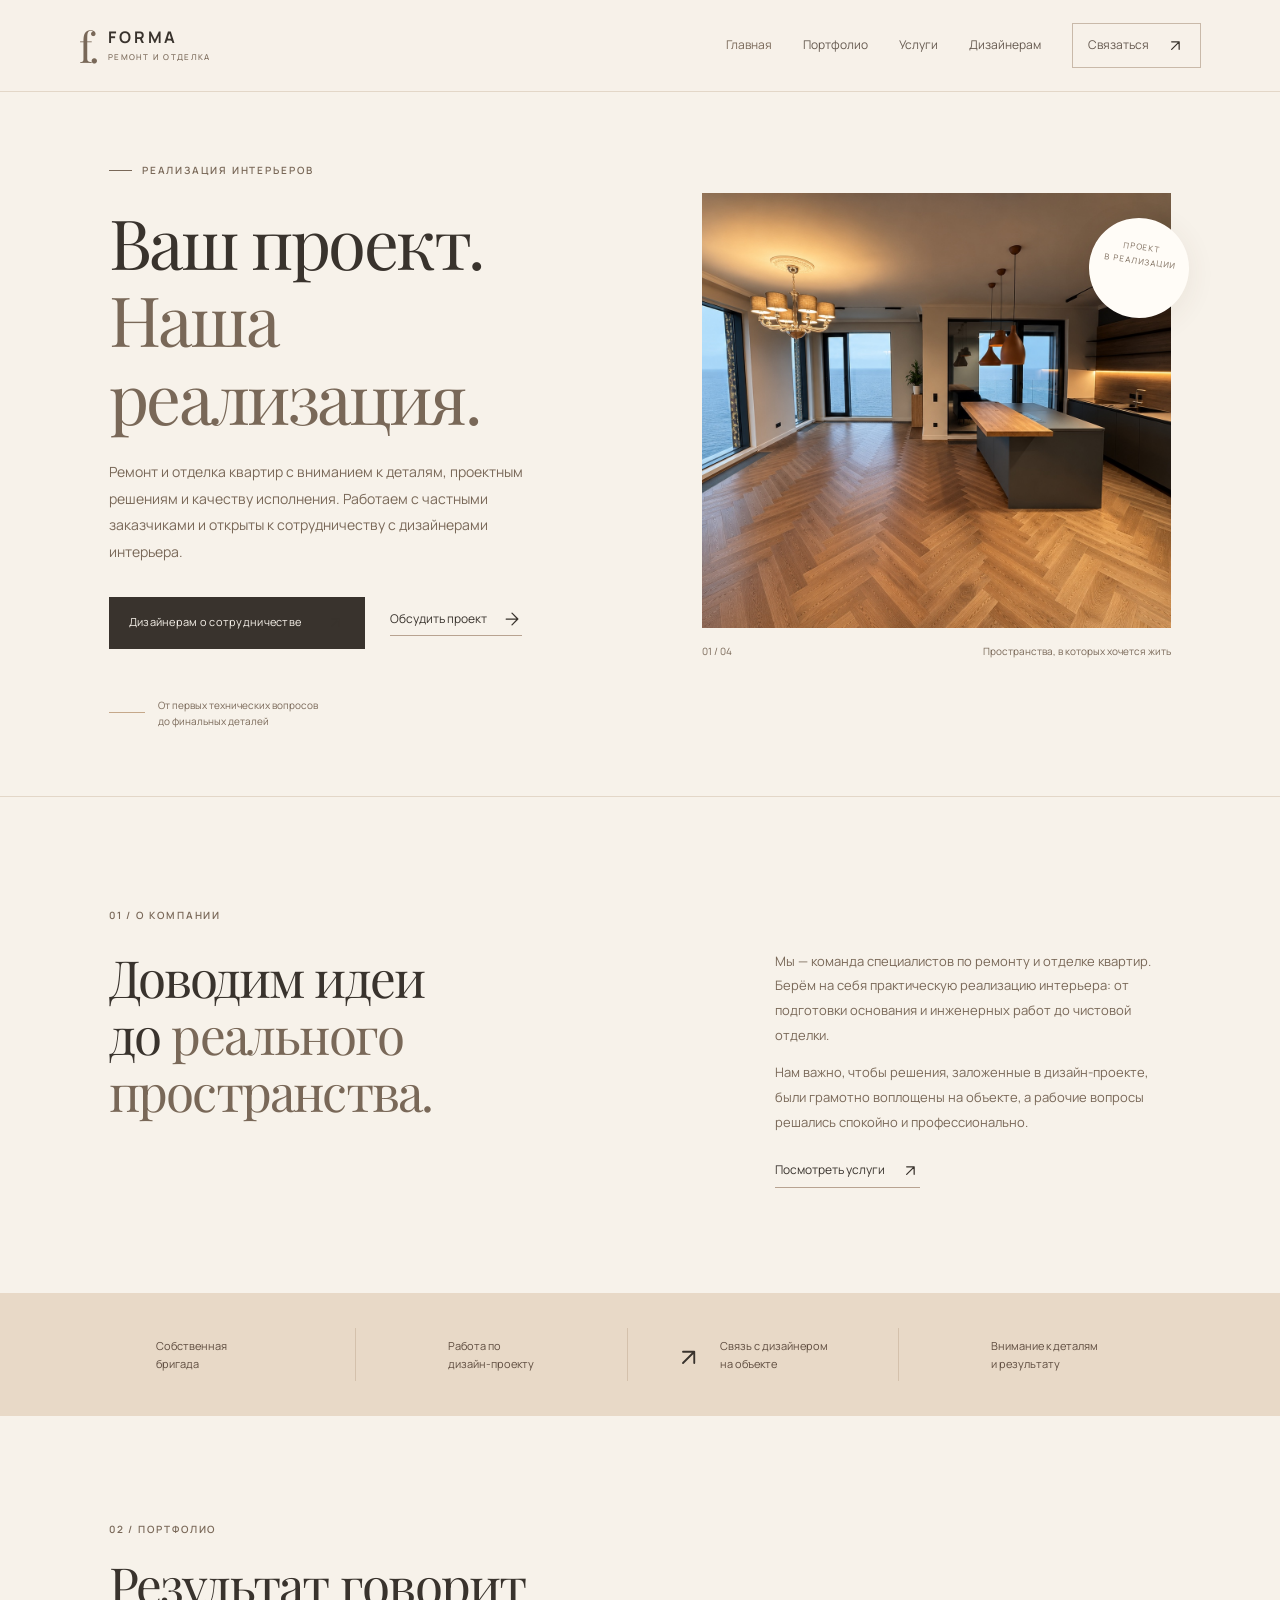
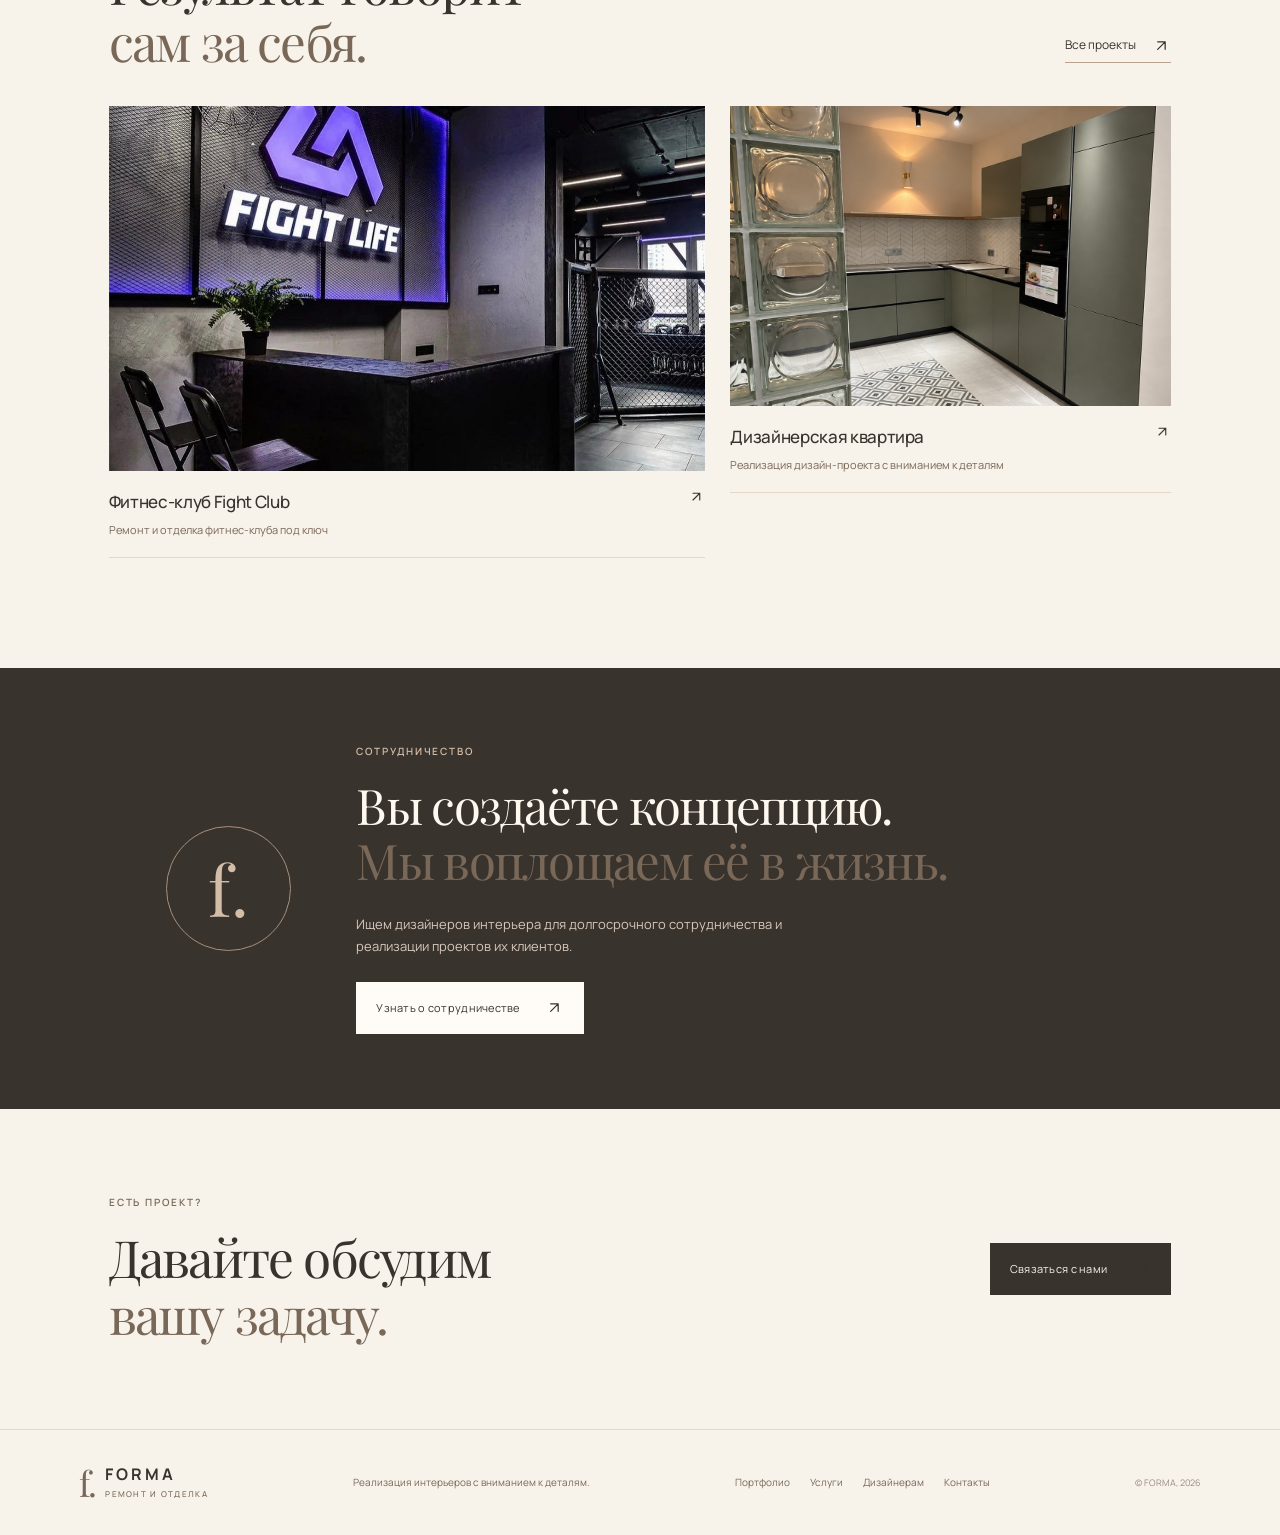
<file: index.html>
<!doctype html>
<html lang="ru">
<head><meta charset="utf-8"><meta name="viewport" content="width=device-width, initial-scale=1"><meta name="description" content="Ремонт и отделка квартир по дизайн-проектам. Надёжный подрядчик для дизайнеров интерьера."><title>Forma — ремонт и реализация интерьеров</title><link rel="stylesheet" href="styles.css"></head>
<body>
<svg xmlns="http://www.w3.org/2000/svg" style="position:absolute;width:0;height:0;overflow:hidden" aria-hidden="true">
<symbol id="icon-menu" viewBox="0 0 24 24"><path d="M4 7h16M4 12h16M4 17h16"/></symbol>
<symbol id="icon-arrow" viewBox="0 0 24 24"><path d="M5 12h13M12 5l7 7-7 7"/></symbol>
<symbol id="icon-external" viewBox="0 0 24 24"><path d="M8 16 17 7M8 7h9v9"/></symbol></svg><header class="site-header"><a class="logo" href="index.html"><span class="logo-mark">f.</span><span>FORMA<small>РЕМОНТ И ОТДЕЛКА</small></span></a><button class="menu-toggle" aria-label="Открыть меню" aria-expanded="false"><svg class="icon-svg" aria-hidden="true"><use href="#icon-menu"></use></svg></button><nav class="nav"><a class="active" href="index.html">Главная</a><a href="portfolio.html">Портфолио</a><a href="services.html">Услуги</a><a href="designers.html">Дизайнерам</a><a class="nav-contact" href="contacts.html">Связаться <span class="icon-inline" aria-hidden="true"><svg class="icon-svg"><use href="#icon-external"></use></svg></span></a></nav></header>
<main><section class="hero"><div class="hero-copy"><p class="eyebrow"><span></span> РЕАЛИЗАЦИЯ ИНТЕРЬЕРОВ</p><h1>Ваш проект.<br><span>Наша реализация.</span></h1><p class="hero-text">Ремонт и отделка квартир с вниманием к деталям, проектным решениям и качеству исполнения. Работаем с частными заказчиками и открыты к сотрудничеству с дизайнерами интерьера.</p><div class="hero-actions"><a class="button button-dark" href="designers.html">Дизайнерам о сотрудничестве <span class="icon-inline" aria-hidden="true"><svg class="icon-svg"><use href="#icon-external"></use></svg></span></a><a class="text-link" href="contacts.html">Обсудить проект <span class="icon-inline" aria-hidden="true"><svg class="icon-svg"><use href="#icon-arrow"></use></svg></span></a></div><div class="hero-note"><span class="note-line"></span><span>От первых технических вопросов<br>до финальных деталей</span></div></div><div class="hero-visual"><div class="visual-image" style="background-image: url('images/project-3/05.jpg'); background-size: cover; background-position: center;"><span class="placeholder-icon"><svg class="icon-svg" aria-hidden="true"><use href="#icon-detail"></use></svg></span><span style="display:none">МЕСТО ДЛЯ ФОТО ИНТЕРЬЕРА</span><small style="display:none">Замените этот блок своим изображением</small></div><div class="visual-caption"><span>01 / 04</span><span>Пространства, в которых хочется жить</span></div><div class="circle-stamp">ПРОЕКТ<br>В РЕАЛИЗАЦИИ <b><svg class="icon-svg" aria-hidden="true"><use href="#icon-detail"></use></svg></b></div></div></section>
<section class="intro section-wrap"><div class="section-kicker">01 / О КОМПАНИИ</div><div class="intro-content"><h2>Доводим идеи<br>до <span>реального пространства.</span></h2><div><p>Мы — команда специалистов по ремонту и отделке квартир. Берём на себя практическую реализацию интерьера: от подготовки основания и инженерных работ до чистовой отделки.</p><p>Нам важно, чтобы решения, заложенные в дизайн-проекте, были грамотно воплощены на объекте, а рабочие вопросы решались спокойно и профессионально.</p><a class="underlined-link" href="services.html">Посмотреть услуги <span class="icon-inline" aria-hidden="true"><svg class="icon-svg"><use href="#icon-external"></use></svg></span></a></div></div></section>
<section class="feature-band"><div><span class="feature-symbol"><svg class="icon-svg" aria-hidden="true"><use href="#icon-tools"></use></svg></span><p>Собственная<br>бригада</p></div><div><span class="feature-symbol"><svg class="icon-svg" aria-hidden="true"><use href="#icon-house"></use></svg></span><p>Работа по<br>дизайн-проекту</p></div><div><span class="feature-symbol"><svg class="icon-svg" aria-hidden="true"><use href="#icon-external"></use></svg></span><p>Связь с дизайнером<br>на объекте</p></div><div><span class="feature-symbol"><svg class="icon-svg" aria-hidden="true"><use href="#icon-detail"></use></svg></span><p>Внимание к деталям<br>и результату</p></div></section>
<section class="preview-section section-wrap"><div class="section-heading"><div><div class="section-kicker">02 / ПОРТФОЛИО</div><h2>Результат говорит<br><span>сам за себя.</span></h2></div><a class="underlined-link" href="portfolio.html">Все проекты <span class="icon-inline" aria-hidden="true"><svg class="icon-svg"><use href="#icon-external"></use></svg></span></a></div><div class="project-grid"><a class="project-card project-large" href="portfolio.html"><div class="project-image" style="background-image: url('images/project-1/02.jpg'); background-size: cover; background-position: center;"><span style="display:none">ПРОЕКТ 01</span><small style="display:none">Добавьте фото готового интерьера</small></div><div class="project-meta"><div><h3>Фитнес-клуб Fight Club</h3><p>Ремонт и отделка фитнес-клуба под ключ</p></div><span class="icon-inline" aria-hidden="true"><svg class="icon-svg"><use href="#icon-external"></use></svg></span></div></a><a class="project-card" href="portfolio.html"><div class="project-image" style="background-image: url('images/project-2/01.jpg'); background-size: cover; background-position: center;"><span style="display:none">ПРОЕКТ 02</span><small style="display:none">Добавьте фото готового интерьера</small></div><div class="project-meta"><div><h3>Дизайнерская квартира</h3><p>Реализация дизайн-проекта с вниманием к деталям</p></div><span class="icon-inline" aria-hidden="true"><svg class="icon-svg"><use href="#icon-external"></use></svg></span></div></a></div></section>
<section class="designer-cta"><div class="cta-orbit">f.</div><div><div class="section-kicker">СОТРУДНИЧЕСТВО</div><h2>Вы создаёте концепцию.<br><span>Мы воплощаем её в жизнь.</span></h2><p>Ищем дизайнеров интерьера для долгосрочного сотрудничества и реализации проектов их клиентов.</p><a class="button button-light" href="designers.html">Узнать о сотрудничестве <span class="icon-inline" aria-hidden="true"><svg class="icon-svg"><use href="#icon-external"></use></svg></span></a></div></section>
<section class="contact-strip section-wrap"><div><div class="section-kicker">ЕСТЬ ПРОЕКТ?</div><h2>Давайте обсудим<br><span>вашу задачу.</span></h2></div><a class="button button-dark" href="contacts.html">Связаться с нами <span class="icon-inline" aria-hidden="true"><svg class="icon-svg"><use href="#icon-external"></use></svg></span></a></section></main>
<footer class="site-footer"><a class="logo logo-footer" href="index.html"><span class="logo-mark">f.</span><span>FORMA<small>РЕМОНТ И ОТДЕЛКА</small></span></a><p>Реализация интерьеров с вниманием к деталям.</p><div class="footer-links"><a href="portfolio.html">Портфолио</a><a href="services.html">Услуги</a><a href="designers.html">Дизайнерам</a><a href="contacts.html">Контакты</a></div><span class="copyright">© FORMA, 2026</span></footer><script src="script.js"></script></body></html>
</file>
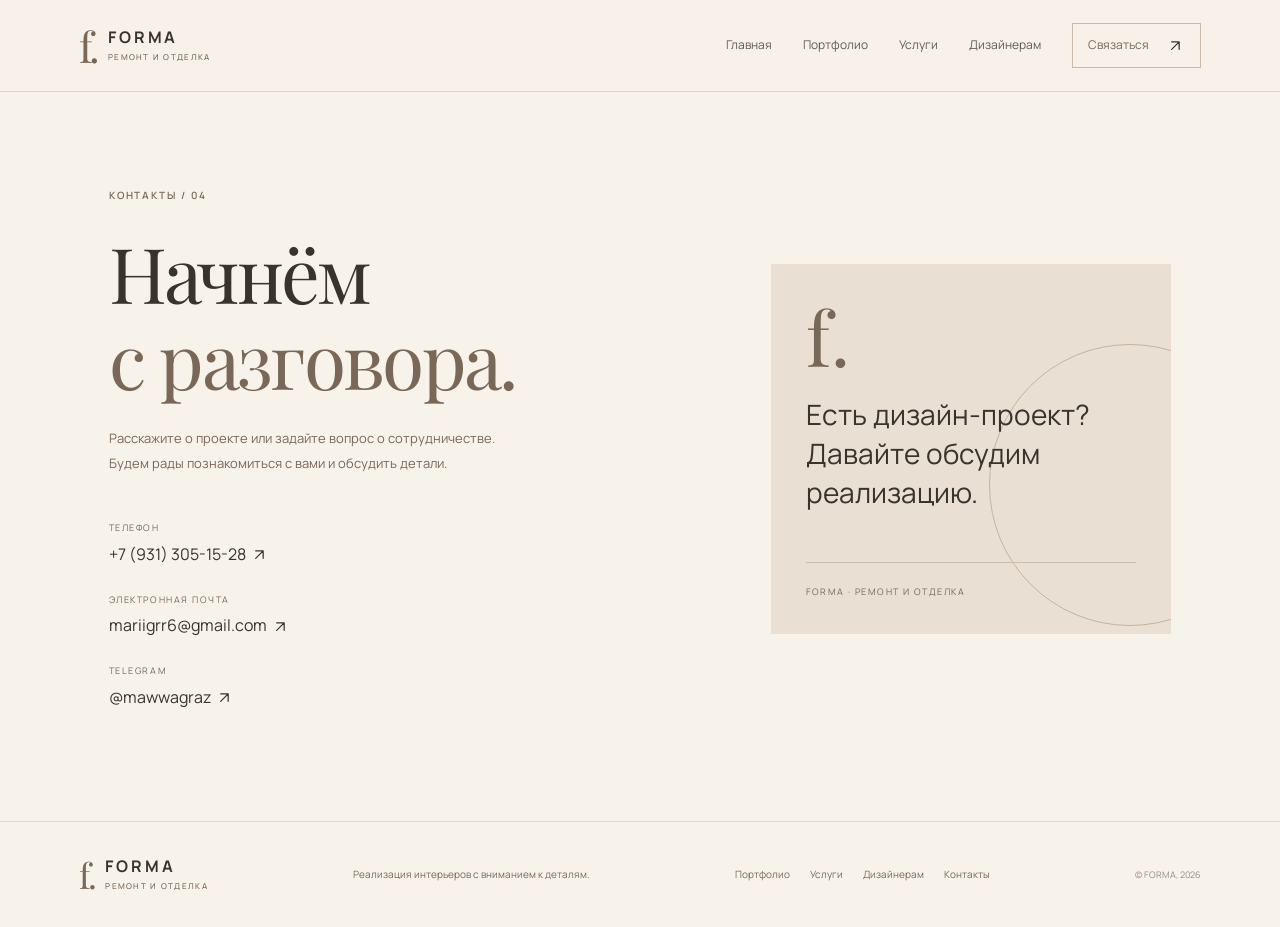
<file: contacts.html>
<!doctype html><html lang="ru"><head><meta charset="utf-8"><meta name="viewport" content="width=device-width, initial-scale=1"><title>Контакты — Forma</title><link rel="stylesheet" href="styles.css"></head><body>
<svg xmlns="http://www.w3.org/2000/svg" style="position:absolute;width:0;height:0;overflow:hidden" aria-hidden="true">
<symbol id="icon-menu" viewBox="0 0 24 24"><path d="M4 7h16M4 12h16M4 17h16"/></symbol>
<symbol id="icon-arrow" viewBox="0 0 24 24"><path d="M5 12h13M12 5l7 7-7 7"/></symbol>
<symbol id="icon-external" viewBox="0 0 24 24"><path d="M8 16 17 7M8 7h9v9"/></symbol></svg><header class="site-header"><a class="logo" href="index.html"><span class="logo-mark">f.</span><span>FORMA<small>РЕМОНТ И ОТДЕЛКА</small></span></a><button class="menu-toggle" aria-label="Открыть меню" aria-expanded="false"><svg class="icon-svg" aria-hidden="true"><use href="#icon-menu"></use></svg></button><nav class="nav"><a href="index.html">Главная</a><a href="portfolio.html">Портфолио</a><a href="services.html">Услуги</a><a href="designers.html">Дизайнерам</a><a class="nav-contact active" href="contacts.html">Связаться <span class="icon-inline" aria-hidden="true"><svg class="icon-svg"><use href="#icon-external"></use></svg></span></a></nav></header><main><section class="contact-page section-wrap"><div class="contact-page-copy"><div class="section-kicker">КОНТАКТЫ / 04</div><h1>Начнём<br><span>с разговора.</span></h1><p>Расскажите о проекте или задайте вопрос о сотрудничестве. Будем рады познакомиться с вами и обсудить детали.</p><div class="contact-details"><a href="tel:+79313051528"><span class="contact-label">ТЕЛЕФОН</span><span class="contact-value">+7 (931) 305-15-28 <svg class="icon-svg" aria-hidden="true"><use href="#icon-external"></use></svg></span></a><a href="mailto:mariigrr6@gmail.com"><span class="contact-label">ЭЛЕКТРОННАЯ ПОЧТА</span><span class="contact-value">mariigrr6@gmail.com <svg class="icon-svg" aria-hidden="true"><use href="#icon-external"></use></svg></span></a><a href="https://t.me/mawwagraz" target="_blank" rel="noopener"><span class="contact-label">TELEGRAM</span><span class="contact-value">@mawwagraz <svg class="icon-svg" aria-hidden="true"><use href="#icon-external"></use></svg></span></a></div></div><div class="contact-card"><span class="contact-card-symbol">f.</span><p>Есть дизайн-проект?<br><span>Давайте обсудим реализацию.</span></p><div class="card-line"></div><span class="contact-card-note">FORMA · РЕМОНТ И ОТДЕЛКА</span></div></section></main><footer class="site-footer"><a class="logo logo-footer" href="index.html"><span class="logo-mark">f.</span><span>FORMA<small>РЕМОНТ И ОТДЕЛКА</small></span></a><p>Реализация интерьеров с вниманием к деталям.</p><div class="footer-links"><a href="portfolio.html">Портфолио</a><a href="services.html">Услуги</a><a href="designers.html">Дизайнерам</a><a href="contacts.html">Контакты</a></div><span class="copyright">© FORMA, 2026</span></footer><script src="script.js"></script></body></html>
</file>
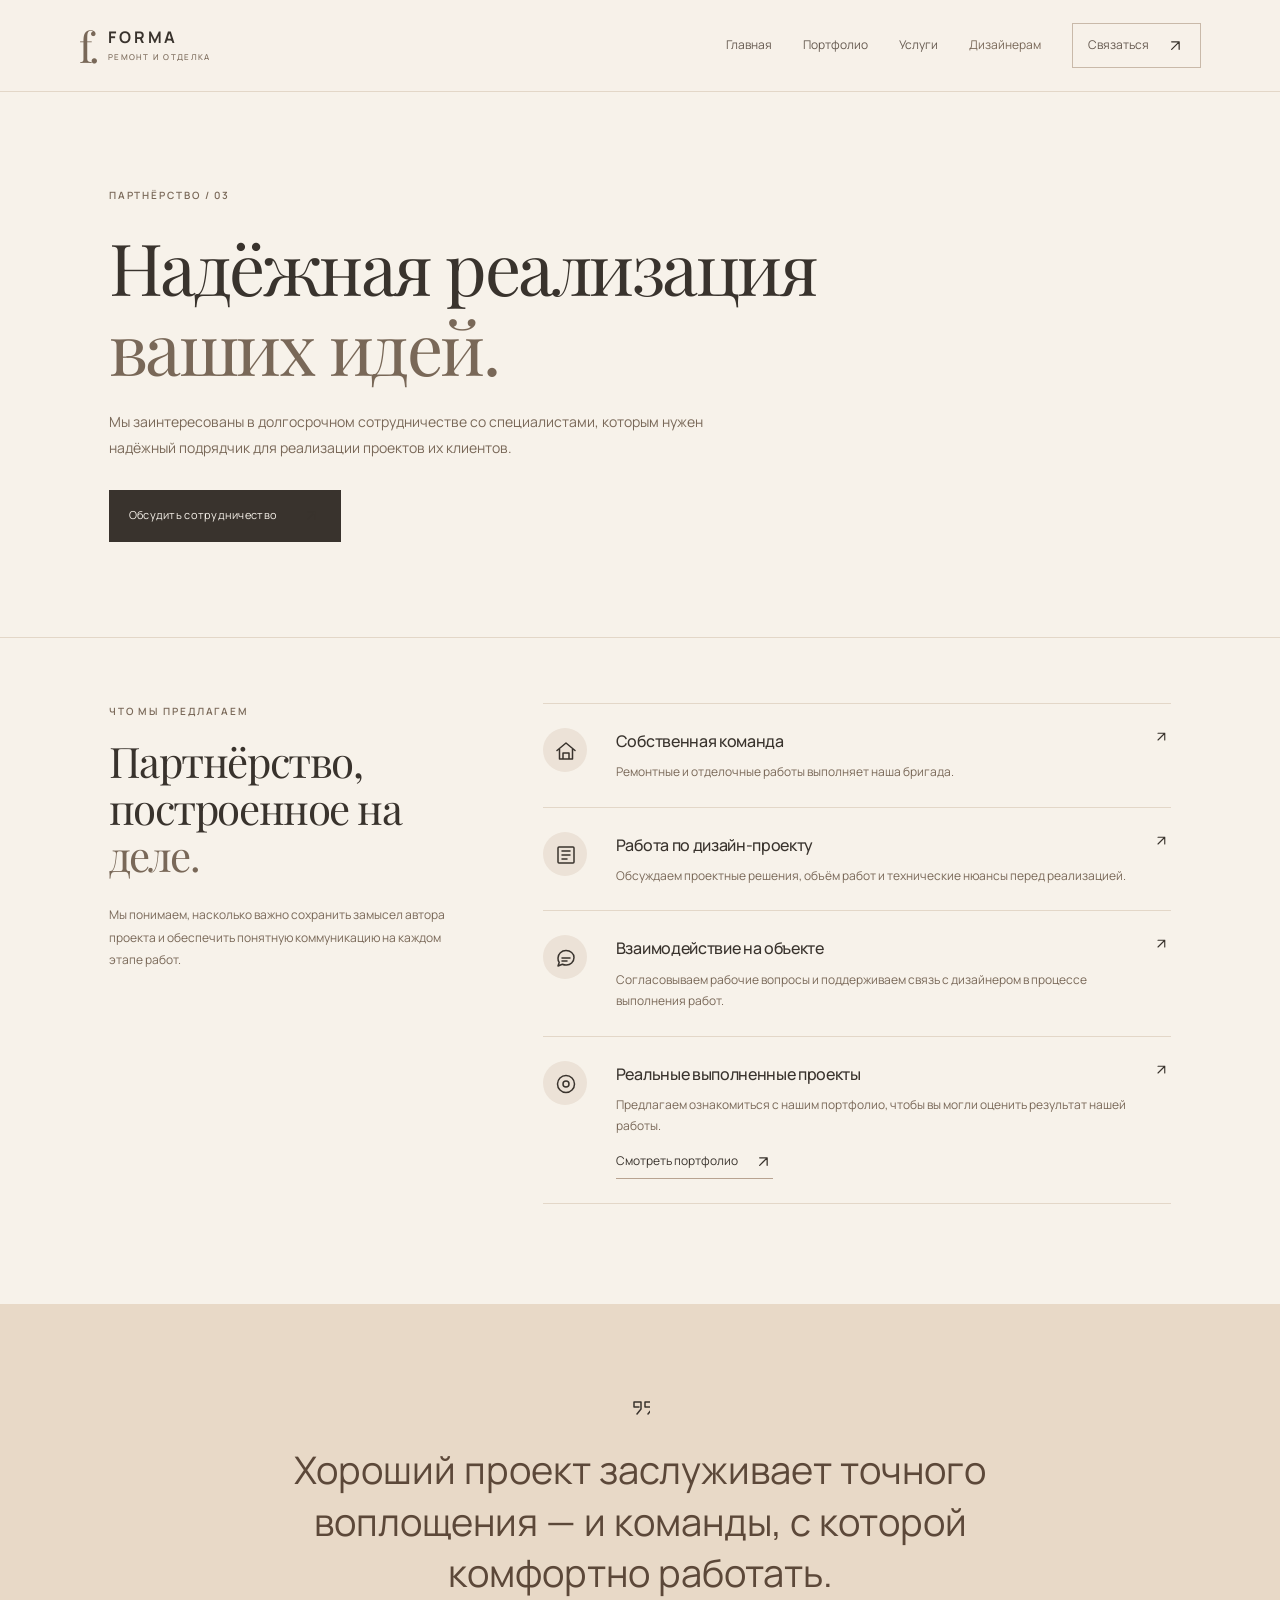
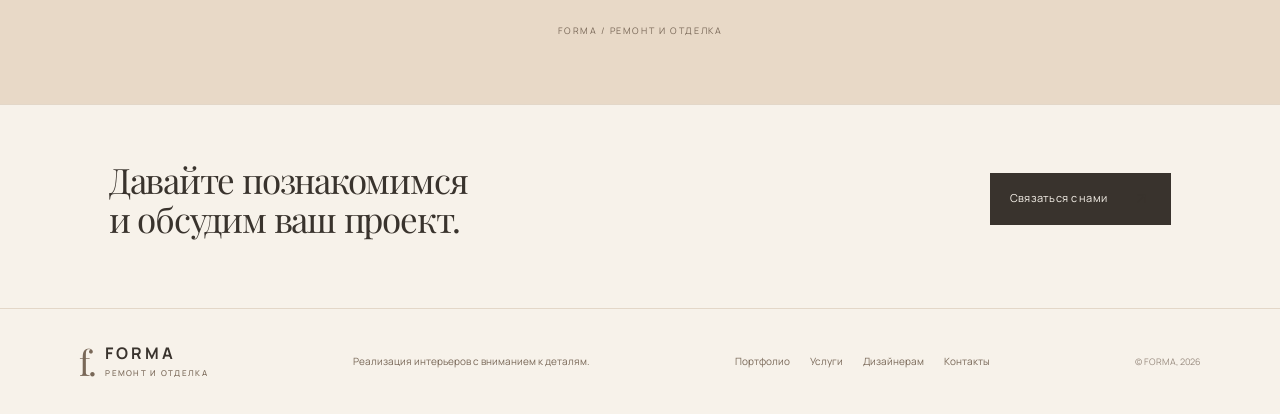
<file: designers.html>
<!doctype html><html lang="ru"><head><meta charset="utf-8"><meta name="viewport" content="width=device-width, initial-scale=1"><title>Дизайнерам — Forma</title><link rel="stylesheet" href="styles.css"></head><body>
<svg xmlns="http://www.w3.org/2000/svg" style="position:absolute;width:0;height:0;overflow:hidden" aria-hidden="true">
<symbol id="icon-menu" viewBox="0 0 24 24"><path d="M4 7h16M4 12h16M4 17h16"/></symbol>
<symbol id="icon-arrow" viewBox="0 0 24 24"><path d="M5 12h13M12 5l7 7-7 7"/></symbol>
<symbol id="icon-external" viewBox="0 0 24 24"><path d="M8 16 17 7M8 7h9v9"/></symbol></svg><header class="site-header"><a class="logo" href="index.html"><span class="logo-mark">f.</span><span>FORMA<small>РЕМОНТ И ОТДЕЛКА</small></span></a><button class="menu-toggle" aria-label="Открыть меню" aria-expanded="false"><svg class="icon-svg" aria-hidden="true"><use href="#icon-menu"></use></svg></button><nav class="nav"><a href="index.html">Главная</a><a href="portfolio.html">Портфолио</a><a href="services.html">Услуги</a><a class="active" href="designers.html">Дизайнерам</a><a class="nav-contact" href="contacts.html">Связаться <span class="icon-inline" aria-hidden="true"><svg class="icon-svg"><use href="#icon-external"></use></svg></span></a></nav></header><main><section class="page-hero designer-page-hero section-wrap"><div class="section-kicker">ПАРТНЁРСТВО / 03</div><h1>Надёжная реализация<br><span>ваших идей.</span></h1><p>Мы заинтересованы в долгосрочном сотрудничестве со специалистами, которым нужен надёжный подрядчик для реализации проектов их клиентов.</p><a class="button button-dark" href="contacts.html">Обсудить сотрудничество <span class="icon-inline" aria-hidden="true"><svg class="icon-svg"><use href="#icon-external"></use></svg></span></a></section><section class="partner-section section-wrap"><div class="partner-intro"><div class="section-kicker">ЧТО МЫ ПРЕДЛАГАЕМ</div><h2>Партнёрство,<br>построенное на <span>деле.</span></h2><p>Мы понимаем, насколько важно сохранить замысел автора проекта и обеспечить понятную коммуникацию на каждом этапе работ.</p></div><div class="partner-list"><article class="partner-item"><div class="partner-icon"><svg class="icon-svg" aria-hidden="true"><path d="M3 11.5 12 4l9 7.5M5.5 10v10h13V10M9 20v-6h6v6"/></svg></div><div><h3>Собственная команда</h3><p>Ремонтные и отделочные работы выполняет наша бригада.</p></div><span class="icon-inline" aria-hidden="true"><svg class="icon-svg"><use href="#icon-external"></use></svg></span></article><article class="partner-item"><div class="partner-icon"><svg class="icon-svg" aria-hidden="true"><rect x="4" y="4" width="16" height="16" rx="1"/><path d="M8 8h8M8 12h8M8 16h5"/></svg></div><div><h3>Работа по дизайн-проекту</h3><p>Обсуждаем проектные решения, объём работ и технические нюансы перед реализацией.</p></div><span class="icon-inline" aria-hidden="true"><svg class="icon-svg"><use href="#icon-external"></use></svg></span></article><article class="partner-item"><div class="partner-icon"><svg class="icon-svg" aria-hidden="true"><path d="M20 11.5a7.5 7.5 0 0 1-8 7.5 8.8 8.8 0 0 1-3.6-.8L4 20l1.2-3.6A7 7 0 0 1 4 12c0-4.1 3.6-7.5 8-7.5s8 3.1 8 7z"/><path d="M8 12h8M8 15h5"/></svg></div><div><h3>Взаимодействие на объекте</h3><p>Согласовываем рабочие вопросы и поддерживаем связь с дизайнером в процессе выполнения работ.</p></div><span class="icon-inline" aria-hidden="true"><svg class="icon-svg"><use href="#icon-external"></use></svg></span></article><article class="partner-item"><div class="partner-icon"><svg class="icon-svg" aria-hidden="true"><circle cx="12" cy="12" r="8.5"/><circle cx="12" cy="12" r="3"/></svg></div><div><h3>Реальные выполненные проекты</h3><p>Предлагаем ознакомиться с нашим портфолио, чтобы вы могли оценить результат нашей работы.</p><a class="underlined-link" href="portfolio.html">Смотреть портфолио <span class="icon-inline" aria-hidden="true"><svg class="icon-svg"><use href="#icon-external"></use></svg></span></a></div><span class="icon-inline" aria-hidden="true"><svg class="icon-svg"><use href="#icon-external"></use></svg></span></article></div></section><section class="partner-quote"><span class="quote-icon"><svg class="icon-svg" aria-hidden="true"><path d="M9 11H4V6h7v7l-4 5M20 11h-5V6h7v7l-4 5"/></svg></span><blockquote>Хороший проект заслуживает точного воплощения — и команды, с которой комфортно работать.</blockquote><p>FORMA / РЕМОНТ И ОТДЕЛКА</p></section><section class="bottom-cta section-wrap"><h2>Давайте познакомимся<br>и обсудим ваш проект.</h2><a class="button button-dark" href="contacts.html">Связаться с нами <span class="icon-inline" aria-hidden="true"><svg class="icon-svg"><use href="#icon-external"></use></svg></span></a></section></main><footer class="site-footer"><a class="logo logo-footer" href="index.html"><span class="logo-mark">f.</span><span>FORMA<small>РЕМОНТ И ОТДЕЛКА</small></span></a><p>Реализация интерьеров с вниманием к деталям.</p><div class="footer-links"><a href="portfolio.html">Портфолио</a><a href="services.html">Услуги</a><a href="designers.html">Дизайнерам</a><a href="contacts.html">Контакты</a></div><span class="copyright">© FORMA, 2026</span></footer><script src="script.js"></script></body></html>
</file>
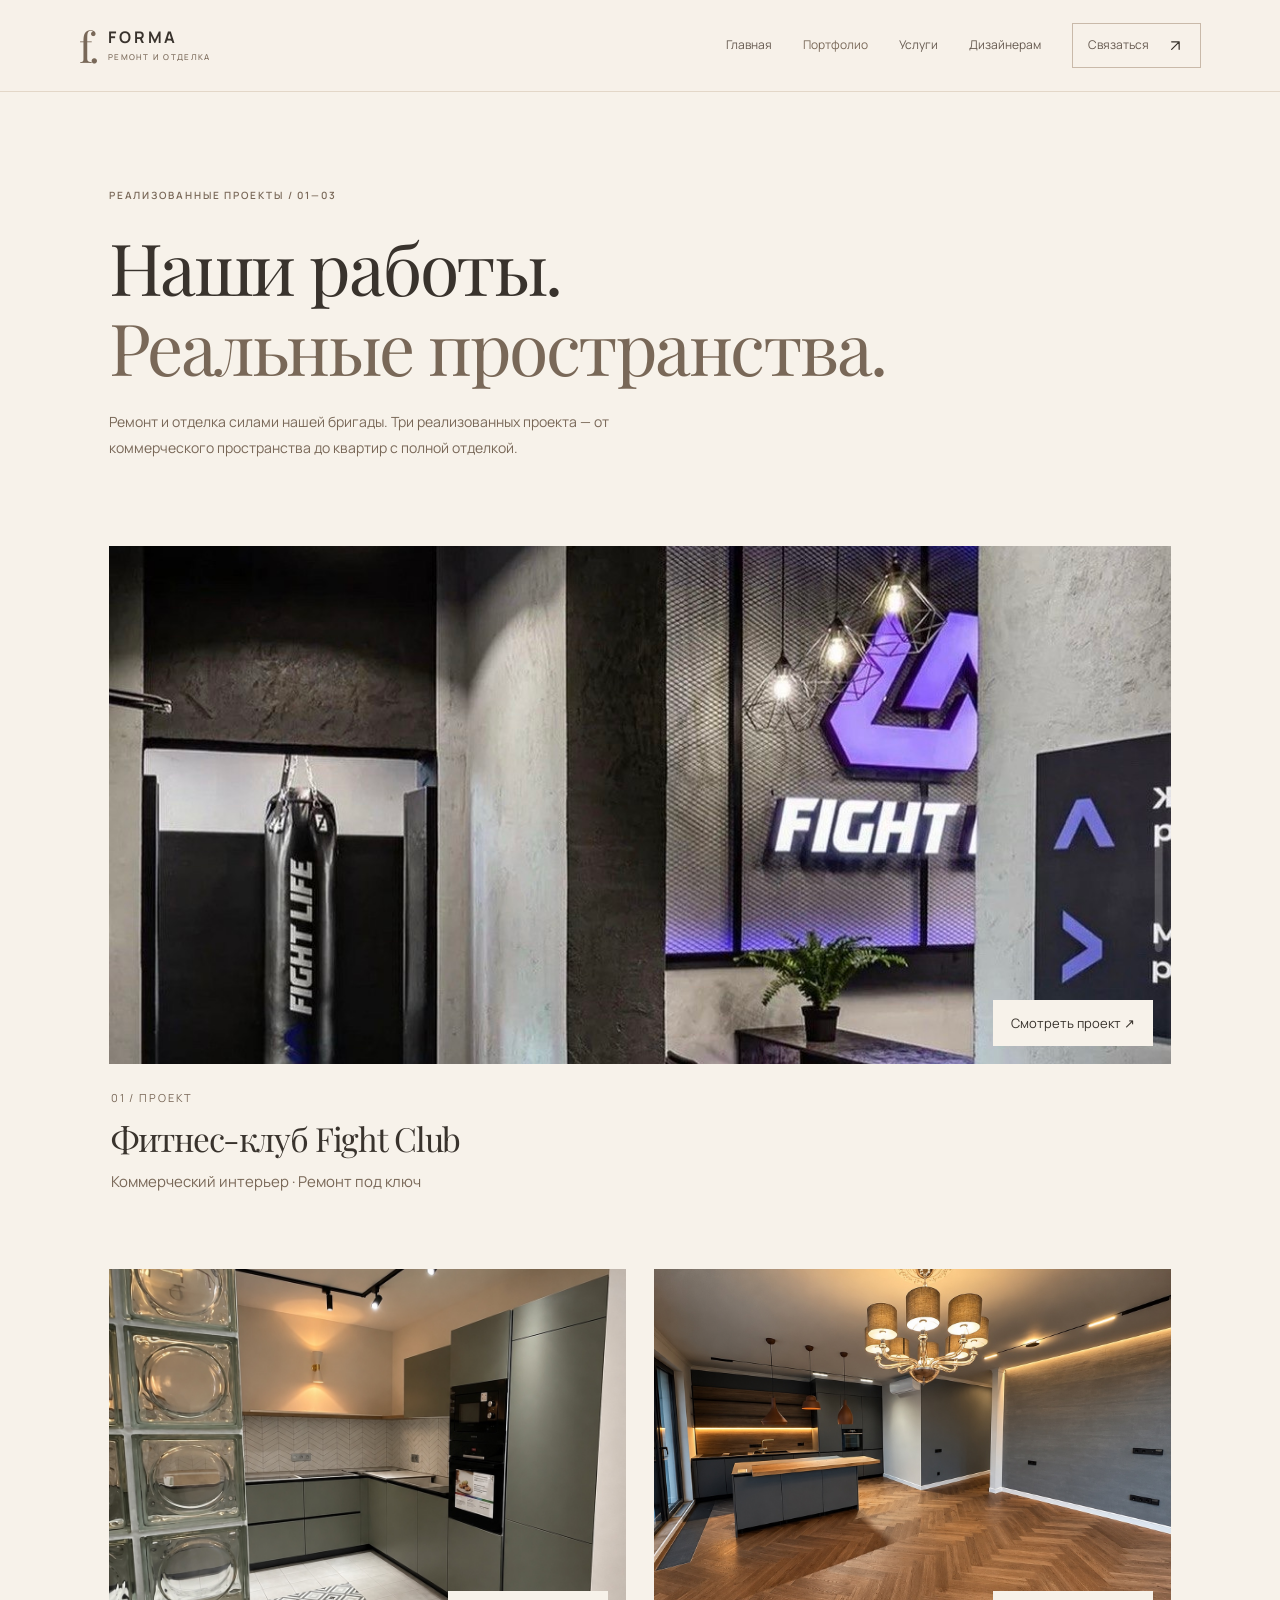
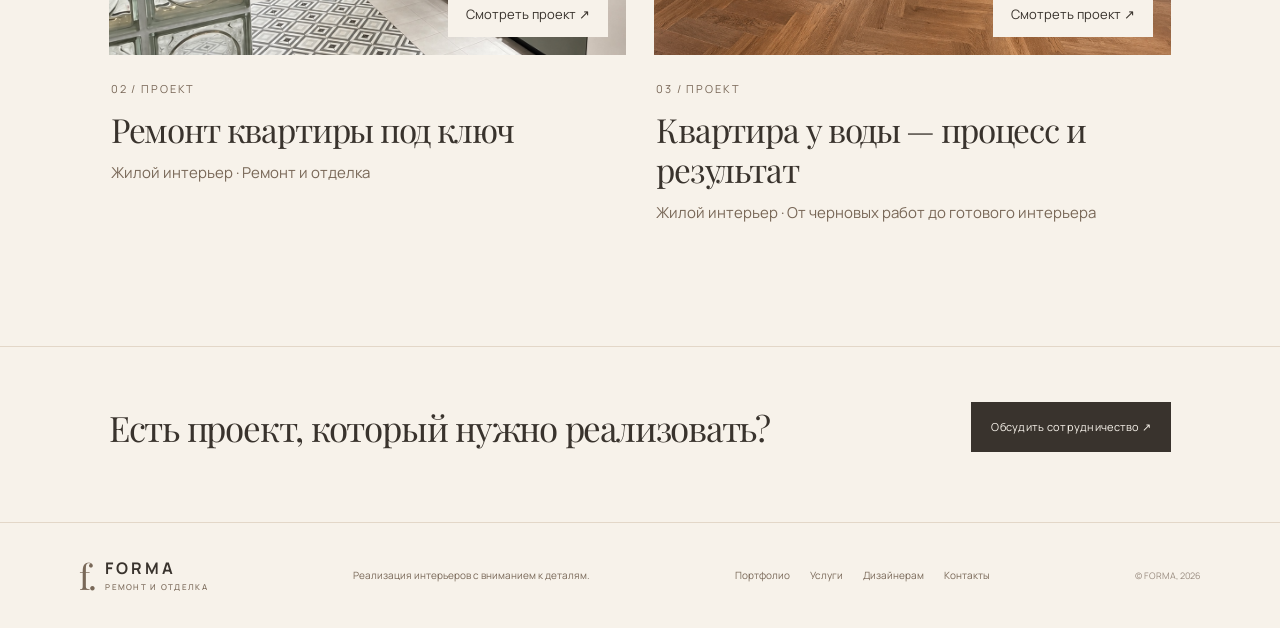
<file: portfolio.html>
<!DOCTYPE html>
<html lang="ru"><head><meta charset="utf-8"/><meta content="width=device-width, initial-scale=1" name="viewport"/><title>Портфолио — Forma</title><link href="styles.css" rel="stylesheet"/></head><body>
<svg aria-hidden="true" style="position:absolute;width:0;height:0;overflow:hidden" xmlns="http://www.w3.org/2000/svg">
<symbol id="icon-menu" viewbox="0 0 24 24"><path d="M4 7h16M4 12h16M4 17h16"></path></symbol>
<symbol id="icon-arrow" viewbox="0 0 24 24"><path d="M5 12h13M12 5l7 7-7 7"></path></symbol>
<symbol id="icon-external" viewbox="0 0 24 24"><path d="M8 16 17 7M8 7h9v9"></path></symbol></svg><header class="site-header"><a class="logo" href="index.html"><span class="logo-mark">f.</span><span>FORMA<small>РЕМОНТ И ОТДЕЛКА</small></span></a><button aria-expanded="false" aria-label="Открыть меню" class="menu-toggle"><svg aria-hidden="true" class="icon-svg"><use href="#icon-menu"></use></svg></button><nav class="nav"><a href="index.html">Главная</a><a class="active" href="portfolio.html">Портфолио</a><a href="services.html">Услуги</a><a href="designers.html">Дизайнерам</a><a class="nav-contact" href="contacts.html">Связаться <span aria-hidden="true" class="icon-inline"><svg class="icon-svg"><use href="#icon-external"></use></svg></span></a></nav></header><main><section class="page-hero section-wrap"><div class="section-kicker">РЕАЛИЗОВАННЫЕ ПРОЕКТЫ / 01—03</div><h1>Наши работы.<br/><span>Реальные пространства.</span></h1><p>Ремонт и отделка силами нашей бригады. Три реализованных проекта — от коммерческого пространства до квартир с полной отделкой.</p></section><section class="works-grid section-wrap"><a aria-label="Открыть проект Фитнес-клуб Fight Club" class="work-card" href="project-1.html"><div class="work-image"><img alt="Фитнес-клуб Fight Club" loading="lazy" src="images/project-1/01.jpg"/><span class="work-open">Смотреть проект ↗</span></div><div class="work-info"><span class="work-index">01 / ПРОЕКТ</span><h2>Фитнес-клуб Fight Club</h2><p>Коммерческий интерьер · Ремонт под ключ</p></div></a><a aria-label="Открыть проект Ремонт квартиры под ключ" class="work-card" href="project-2.html"><div class="work-image"><img alt="Ремонт квартиры под ключ" loading="lazy" src="images/project-2/01.jpg"/><span class="work-open">Смотреть проект ↗</span></div><div class="work-info"><span class="work-index">02 / ПРОЕКТ</span><h2>Ремонт квартиры под ключ</h2><p>Жилой интерьер · Ремонт и отделка</p></div></a><a aria-label="Открыть проект Квартира у воды — процесс и результат" class="work-card" href="project-3.html"><div class="work-image"><img alt="Квартира у воды — процесс и результат" loading="lazy" src="images/project-3/06.jpg"/><span class="work-open">Смотреть проект ↗</span></div><div class="work-info"><span class="work-index">03 / ПРОЕКТ</span><h2>Квартира у воды — процесс и результат</h2><p>Жилой интерьер · От черновых работ до готового интерьера</p></div></a></section><section class="bottom-cta section-wrap"><h2>Есть проект, который нужно реализовать?</h2><a class="button button-dark" href="contacts.html">Обсудить сотрудничество ↗</a></section></main><footer class="site-footer"><a class="logo logo-footer" href="index.html"><span class="logo-mark">f.</span><span>FORMA<small>РЕМОНТ И ОТДЕЛКА</small></span></a><p>Реализация интерьеров с вниманием к деталям.</p><div class="footer-links"><a href="portfolio.html">Портфолио</a><a href="services.html">Услуги</a><a href="designers.html">Дизайнерам</a><a href="contacts.html">Контакты</a></div><span class="copyright">© FORMA, 2026</span></footer><script src="script.js"></script></body></html>
</file>
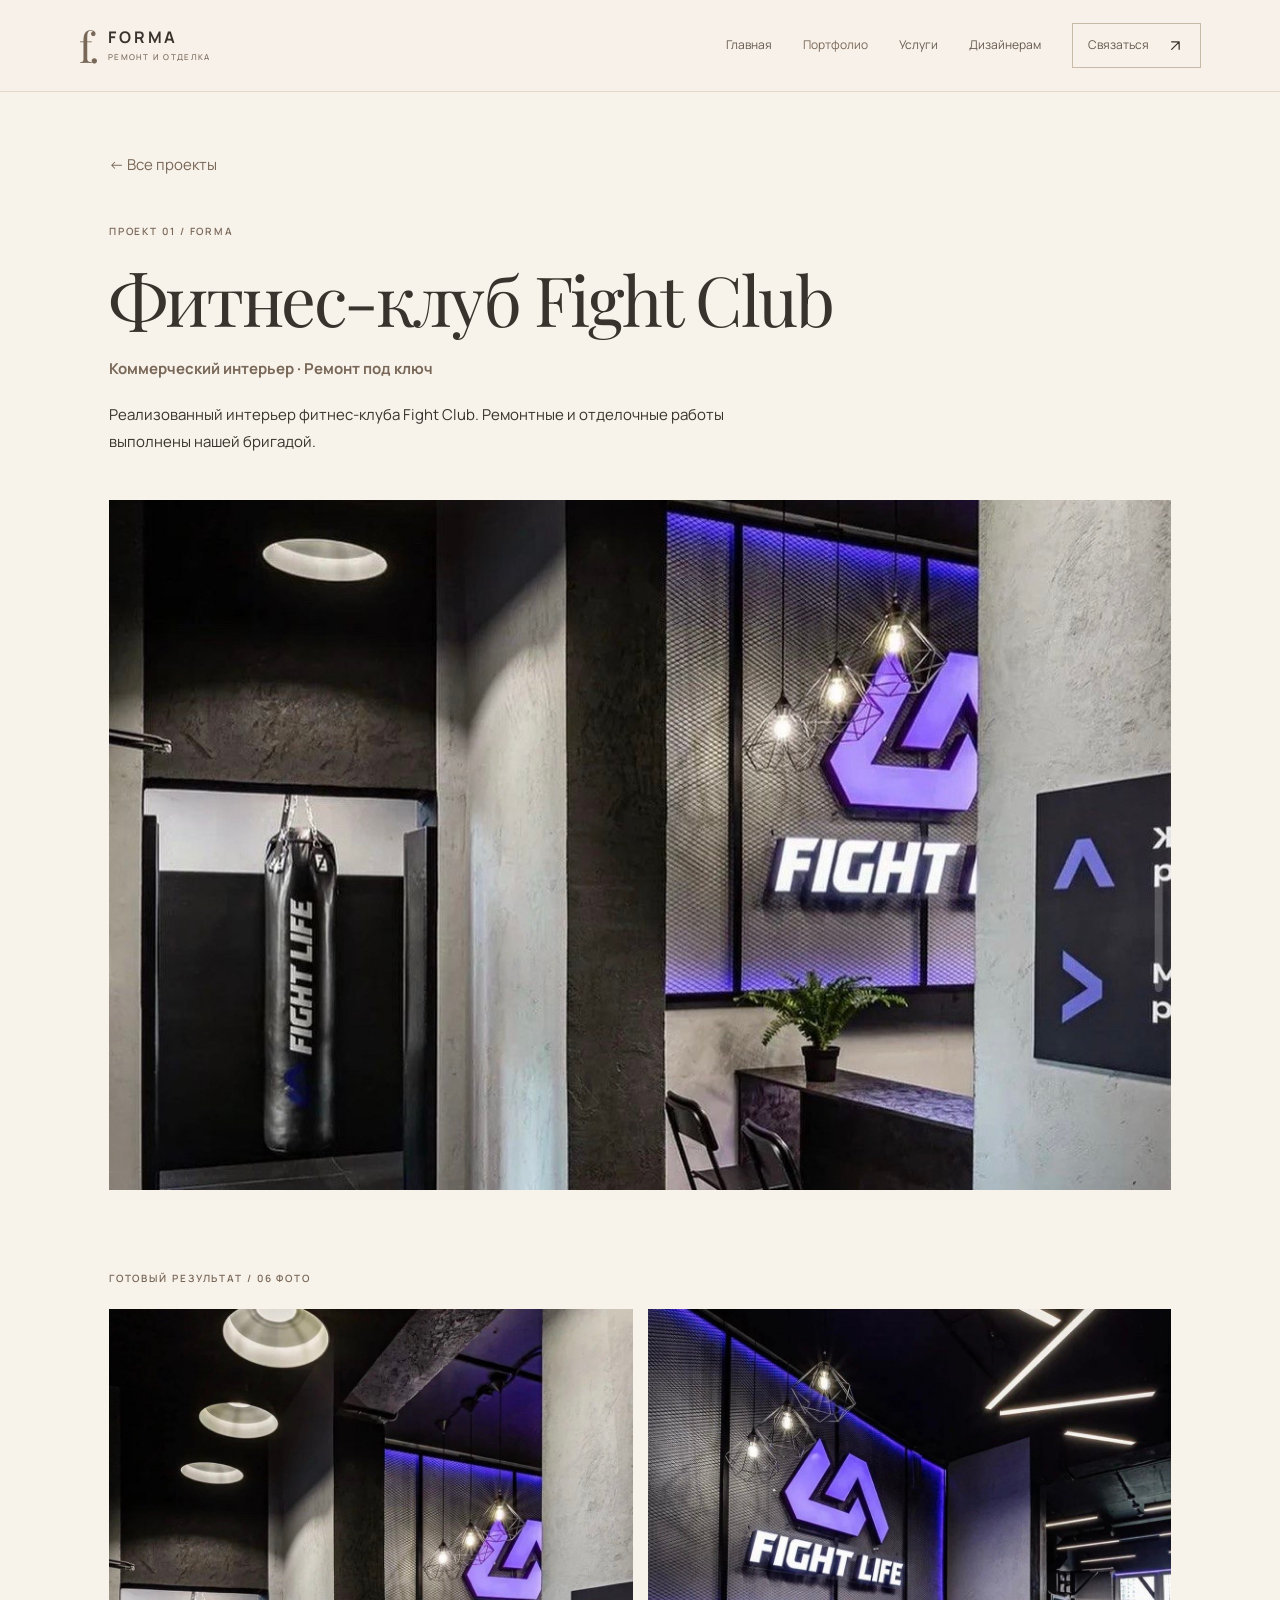
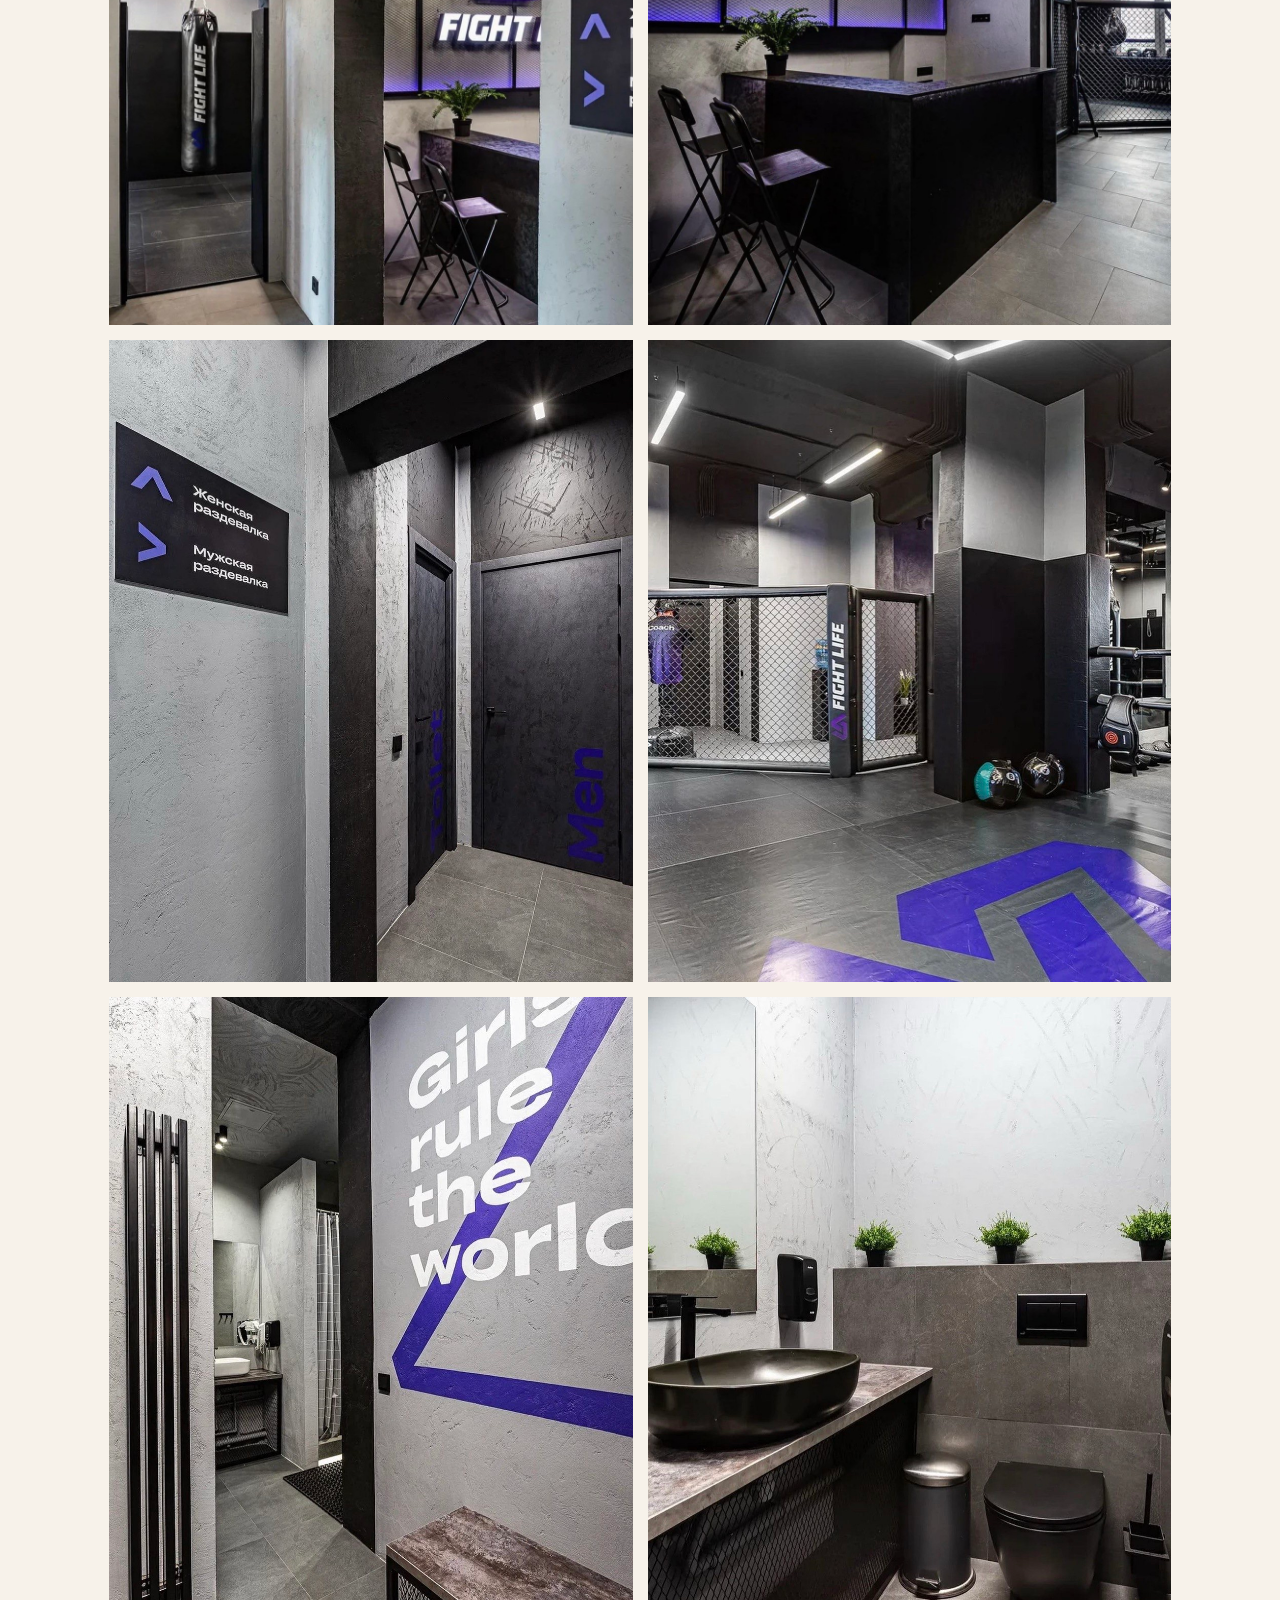
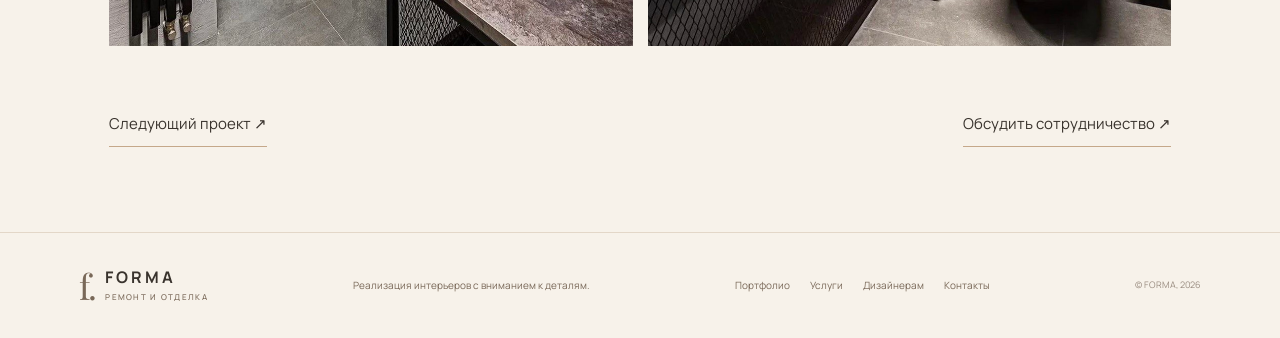
<file: project-1.html>
<!doctype html><html lang="ru"><head><meta charset="utf-8"><meta name="viewport" content="width=device-width, initial-scale=1"><title>Фитнес-клуб Fight Club — FORMA</title><link rel="stylesheet" href="styles.css"></head><body>
<svg xmlns="http://www.w3.org/2000/svg" style="position:absolute;width:0;height:0;overflow:hidden" aria-hidden="true">
<symbol id="icon-menu" viewBox="0 0 24 24"><path d="M4 7h16M4 12h16M4 17h16"/></symbol>
<symbol id="icon-arrow" viewBox="0 0 24 24"><path d="M5 12h13M12 5l7 7-7 7"/></symbol>
<symbol id="icon-external" viewBox="0 0 24 24"><path d="M8 16 17 7M8 7h9v9"/></symbol></svg><header class="site-header"><a class="logo" href="index.html"><span class="logo-mark">f.</span><span>FORMA<small>РЕМОНТ И ОТДЕЛКА</small></span></a><button class="menu-toggle" aria-label="Открыть меню" aria-expanded="false"><svg class="icon-svg" aria-hidden="true"><use href="#icon-menu"></use></svg></button><nav class="nav"><a href="index.html">Главная</a><a class="active" href="portfolio.html">Портфолио</a><a href="services.html">Услуги</a><a href="designers.html">Дизайнерам</a><a class="nav-contact" href="contacts.html">Связаться <span class="icon-inline" aria-hidden="true"><svg class="icon-svg"><use href="#icon-external"></use></svg></span></a></nav></header><main><section class="project-hero section-wrap"><a href="portfolio.html" class="back-link">← Все проекты</a><div class="section-kicker">ПРОЕКТ 01 / FORMA</div><h1>Фитнес-клуб Fight Club</h1><p class="project-sub">Коммерческий интерьер · Ремонт под ключ</p><p class="project-description">Реализованный интерьер фитнес-клуба Fight Club. Ремонтные и отделочные работы выполнены нашей бригадой.</p><img class="project-cover" src="images/project-1/01.jpg" alt="Фитнес-клуб Fight Club"></section><section class="project-section section-wrap"><div class="section-kicker">ГОТОВЫЙ РЕЗУЛЬТАТ / 06 ФОТО</div><div class="project-gallery"><a href="images/project-1/01.jpg" target="_blank" class="gallery-tile" aria-label="Открыть фотографию 1"><img loading="lazy" src="images/project-1/01.jpg" alt="Фитнес-клуб Fight Club: готовый результат, фото 1"></a><a href="images/project-1/02.jpg" target="_blank" class="gallery-tile" aria-label="Открыть фотографию 2"><img loading="lazy" src="images/project-1/02.jpg" alt="Фитнес-клуб Fight Club: готовый результат, фото 2"></a><a href="images/project-1/03.jpg" target="_blank" class="gallery-tile" aria-label="Открыть фотографию 3"><img loading="lazy" src="images/project-1/03.jpg" alt="Фитнес-клуб Fight Club: готовый результат, фото 3"></a><a href="images/project-1/04.jpg" target="_blank" class="gallery-tile" aria-label="Открыть фотографию 4"><img loading="lazy" src="images/project-1/04.jpg" alt="Фитнес-клуб Fight Club: готовый результат, фото 4"></a><a href="images/project-1/05.jpg" target="_blank" class="gallery-tile" aria-label="Открыть фотографию 5"><img loading="lazy" src="images/project-1/05.jpg" alt="Фитнес-клуб Fight Club: готовый результат, фото 5"></a><a href="images/project-1/06.jpg" target="_blank" class="gallery-tile" aria-label="Открыть фотографию 6"><img loading="lazy" src="images/project-1/06.jpg" alt="Фитнес-клуб Fight Club: готовый результат, фото 6"></a></div></section><nav class="project-next section-wrap"><a href="project-2.html">Следующий проект <span>↗</span></a><a href="contacts.html">Обсудить сотрудничество ↗</a></nav></main><footer class="site-footer"><a class="logo logo-footer" href="index.html"><span class="logo-mark">f.</span><span>FORMA<small>РЕМОНТ И ОТДЕЛКА</small></span></a><p>Реализация интерьеров с вниманием к деталям.</p><div class="footer-links"><a href="portfolio.html">Портфолио</a><a href="services.html">Услуги</a><a href="designers.html">Дизайнерам</a><a href="contacts.html">Контакты</a></div><span class="copyright">© FORMA, 2026</span></footer><script src="script.js"></script></body></html>
</file>
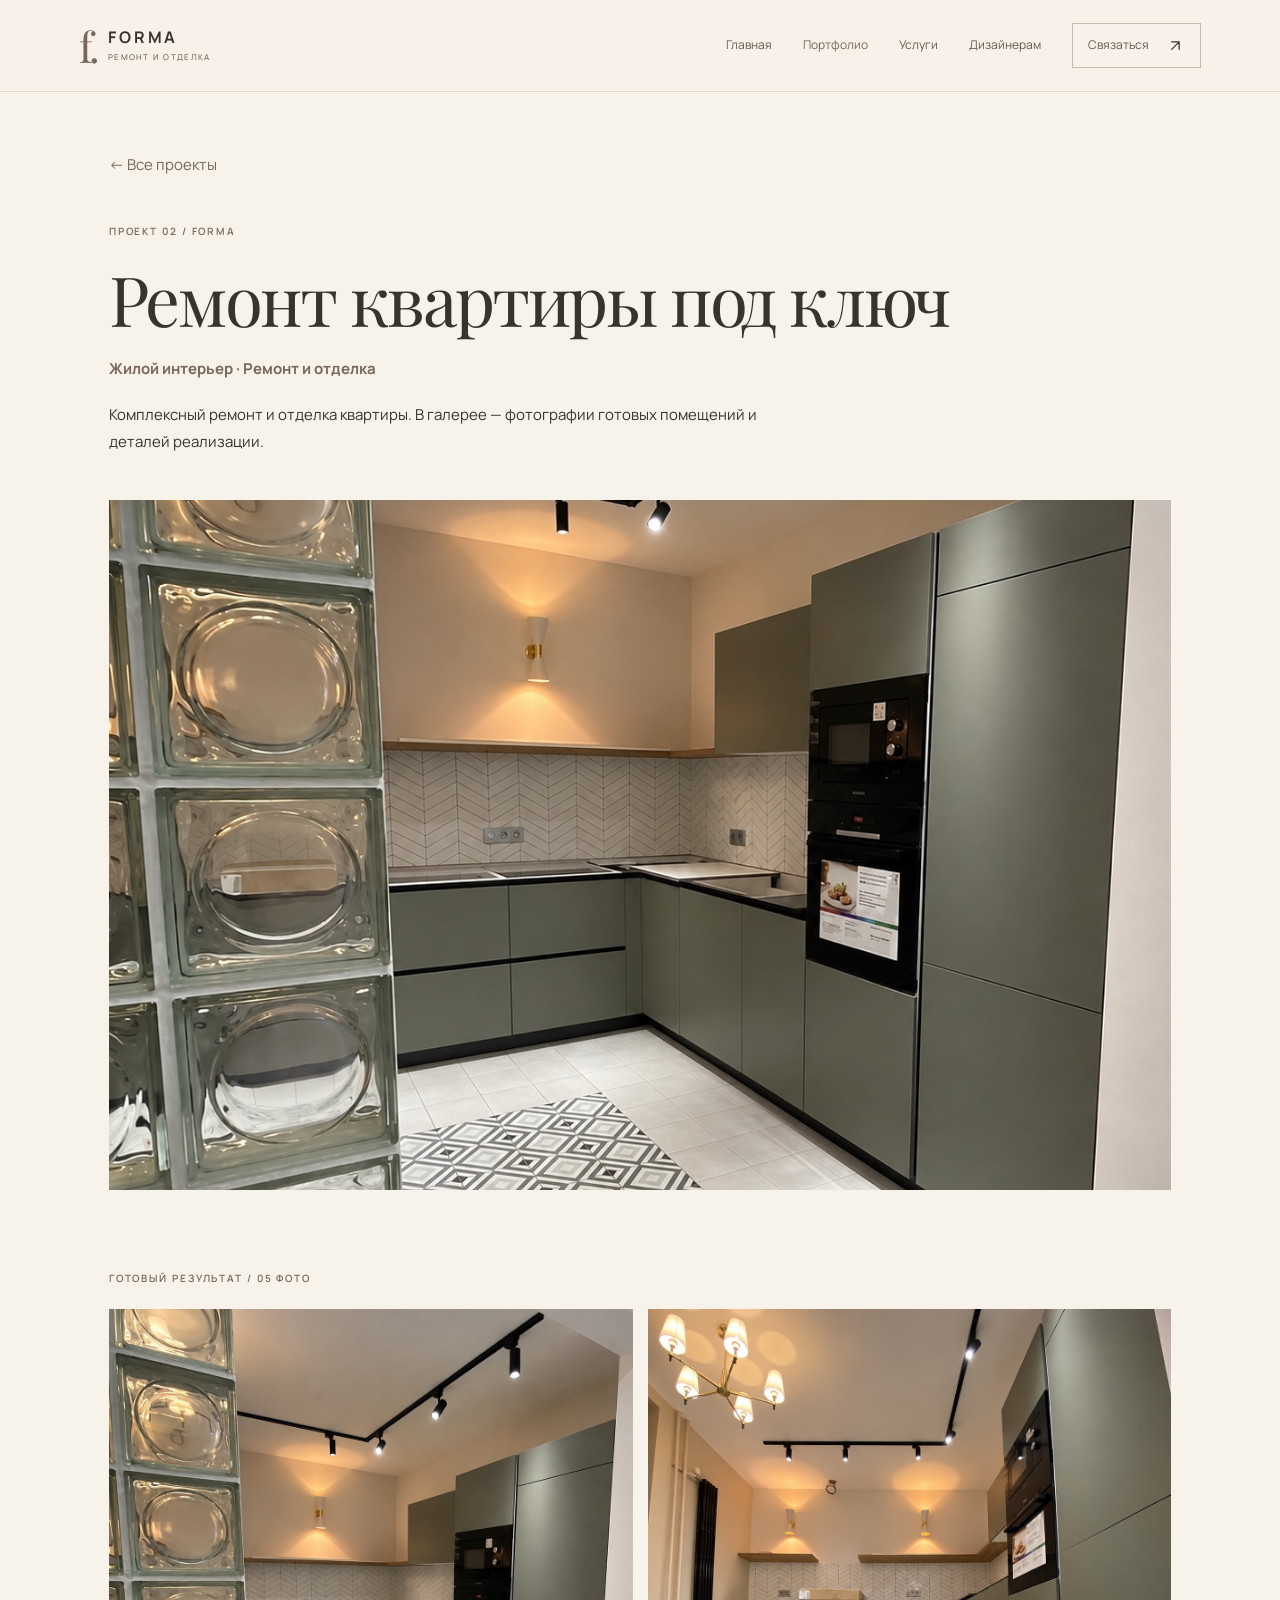
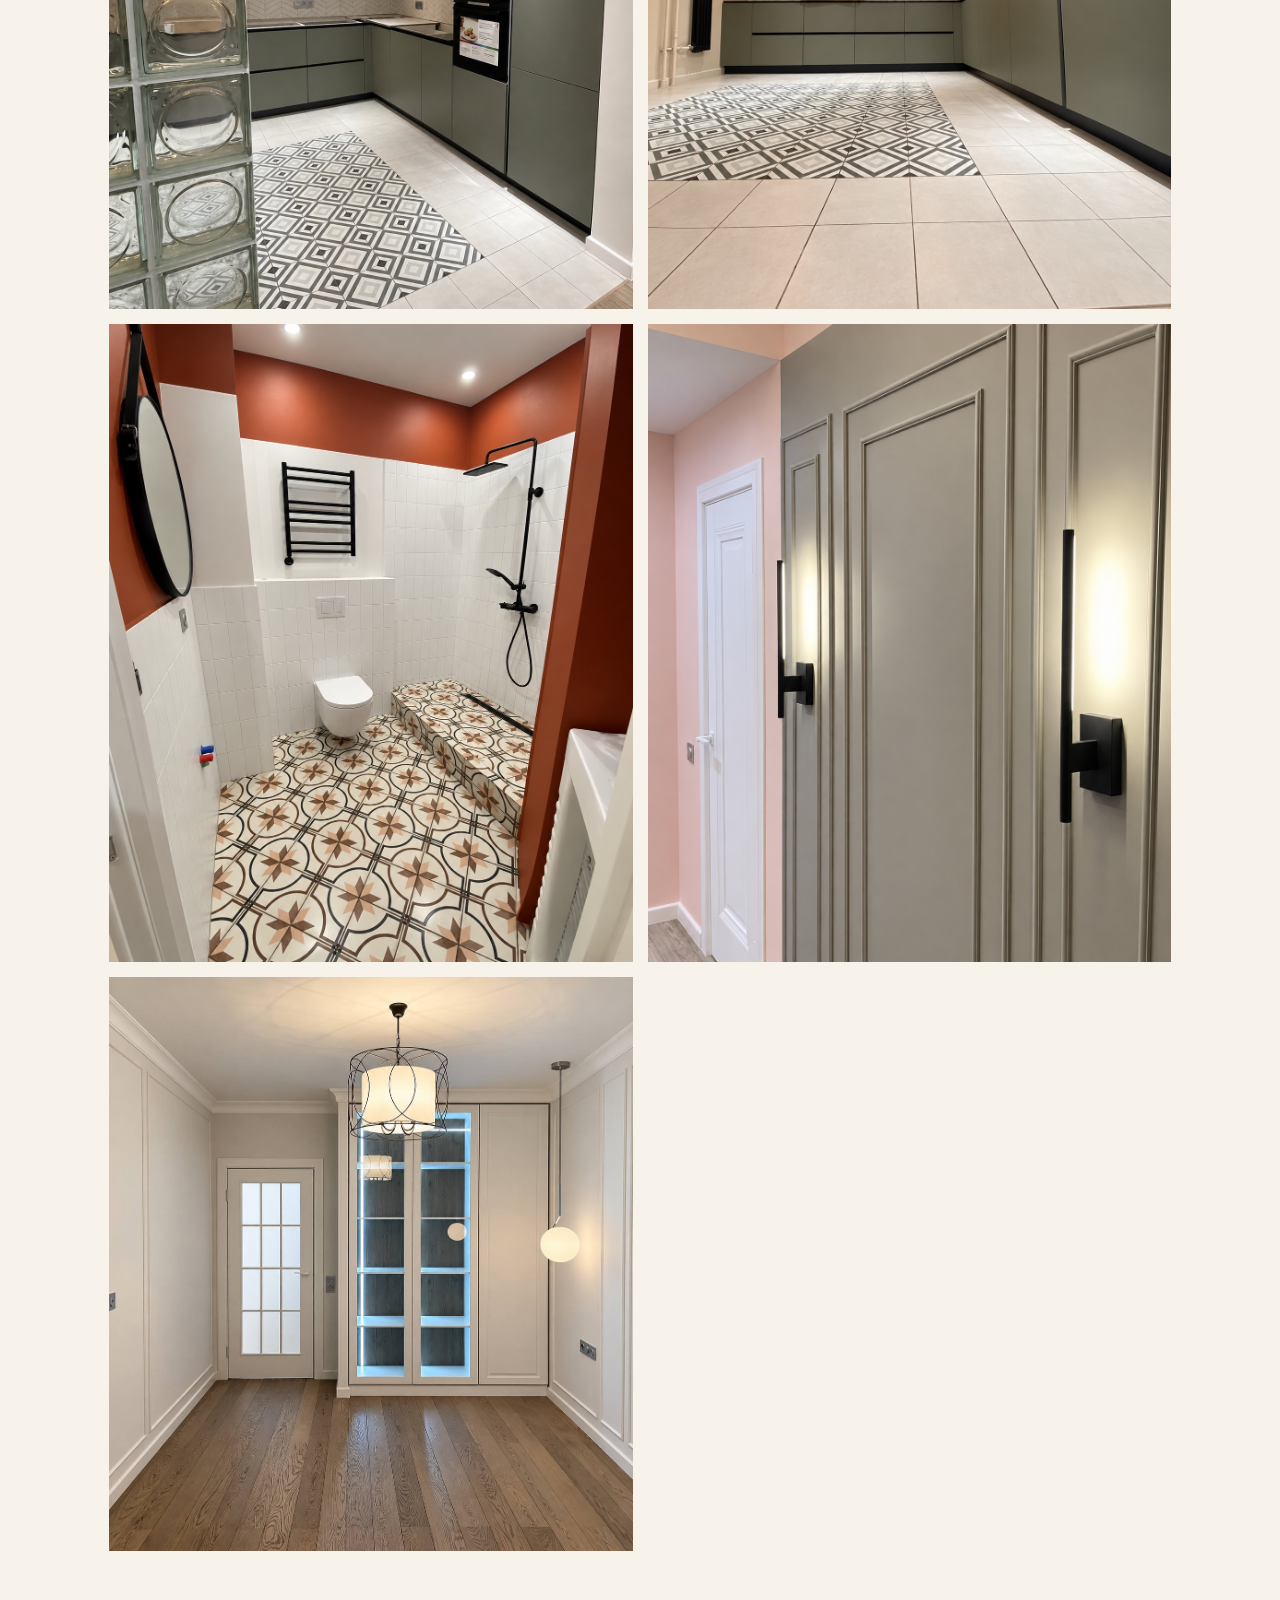
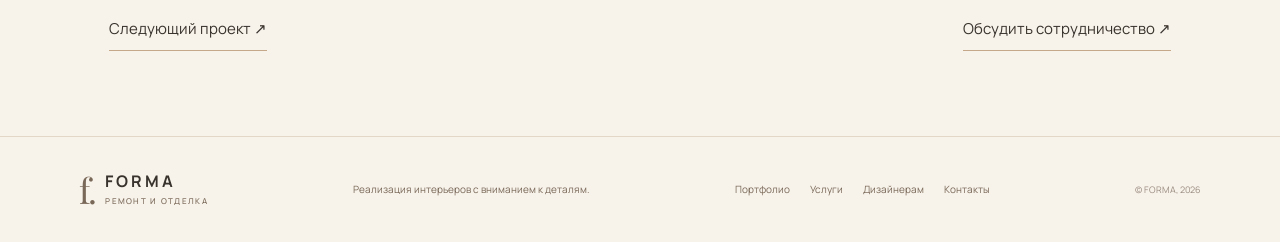
<file: project-2.html>
<!doctype html><html lang="ru"><head><meta charset="utf-8"><meta name="viewport" content="width=device-width, initial-scale=1"><title>Ремонт квартиры под ключ — FORMA</title><link rel="stylesheet" href="styles.css"></head><body>
<svg xmlns="http://www.w3.org/2000/svg" style="position:absolute;width:0;height:0;overflow:hidden" aria-hidden="true">
<symbol id="icon-menu" viewBox="0 0 24 24"><path d="M4 7h16M4 12h16M4 17h16"/></symbol>
<symbol id="icon-arrow" viewBox="0 0 24 24"><path d="M5 12h13M12 5l7 7-7 7"/></symbol>
<symbol id="icon-external" viewBox="0 0 24 24"><path d="M8 16 17 7M8 7h9v9"/></symbol></svg><header class="site-header"><a class="logo" href="index.html"><span class="logo-mark">f.</span><span>FORMA<small>РЕМОНТ И ОТДЕЛКА</small></span></a><button class="menu-toggle" aria-label="Открыть меню" aria-expanded="false"><svg class="icon-svg" aria-hidden="true"><use href="#icon-menu"></use></svg></button><nav class="nav"><a href="index.html">Главная</a><a class="active" href="portfolio.html">Портфолио</a><a href="services.html">Услуги</a><a href="designers.html">Дизайнерам</a><a class="nav-contact" href="contacts.html">Связаться <span class="icon-inline" aria-hidden="true"><svg class="icon-svg"><use href="#icon-external"></use></svg></span></a></nav></header><main><section class="project-hero section-wrap"><a href="portfolio.html" class="back-link">← Все проекты</a><div class="section-kicker">ПРОЕКТ 02 / FORMA</div><h1>Ремонт квартиры под ключ</h1><p class="project-sub">Жилой интерьер · Ремонт и отделка</p><p class="project-description">Комплексный ремонт и отделка квартиры. В галерее — фотографии готовых помещений и деталей реализации.</p><img class="project-cover" src="images/project-2/01.jpg" alt="Ремонт квартиры под ключ"></section><section class="project-section section-wrap"><div class="section-kicker">ГОТОВЫЙ РЕЗУЛЬТАТ / 05 ФОТО</div><div class="project-gallery"><a href="images/project-2/01.jpg" target="_blank" class="gallery-tile" aria-label="Открыть фотографию 1"><img loading="lazy" src="images/project-2/01.jpg" alt="Ремонт квартиры под ключ: готовый результат, фото 1"></a><a href="images/project-2/02.jpg" target="_blank" class="gallery-tile" aria-label="Открыть фотографию 2"><img loading="lazy" src="images/project-2/02.jpg" alt="Ремонт квартиры под ключ: готовый результат, фото 2"></a><a href="images/project-2/03.jpg" target="_blank" class="gallery-tile" aria-label="Открыть фотографию 3"><img loading="lazy" src="images/project-2/03.jpg" alt="Ремонт квартиры под ключ: готовый результат, фото 3"></a><a href="images/project-2/04.jpg" target="_blank" class="gallery-tile" aria-label="Открыть фотографию 4"><img loading="lazy" src="images/project-2/04.jpg" alt="Ремонт квартиры под ключ: готовый результат, фото 4"></a><a href="images/project-2/05.jpg" target="_blank" class="gallery-tile" aria-label="Открыть фотографию 5"><img loading="lazy" src="images/project-2/05.jpg" alt="Ремонт квартиры под ключ: готовый результат, фото 5"></a></div></section><nav class="project-next section-wrap"><a href="project-3.html">Следующий проект <span>↗</span></a><a href="contacts.html">Обсудить сотрудничество ↗</a></nav></main><footer class="site-footer"><a class="logo logo-footer" href="index.html"><span class="logo-mark">f.</span><span>FORMA<small>РЕМОНТ И ОТДЕЛКА</small></span></a><p>Реализация интерьеров с вниманием к деталям.</p><div class="footer-links"><a href="portfolio.html">Портфолио</a><a href="services.html">Услуги</a><a href="designers.html">Дизайнерам</a><a href="contacts.html">Контакты</a></div><span class="copyright">© FORMA, 2026</span></footer><script src="script.js"></script></body></html>
</file>
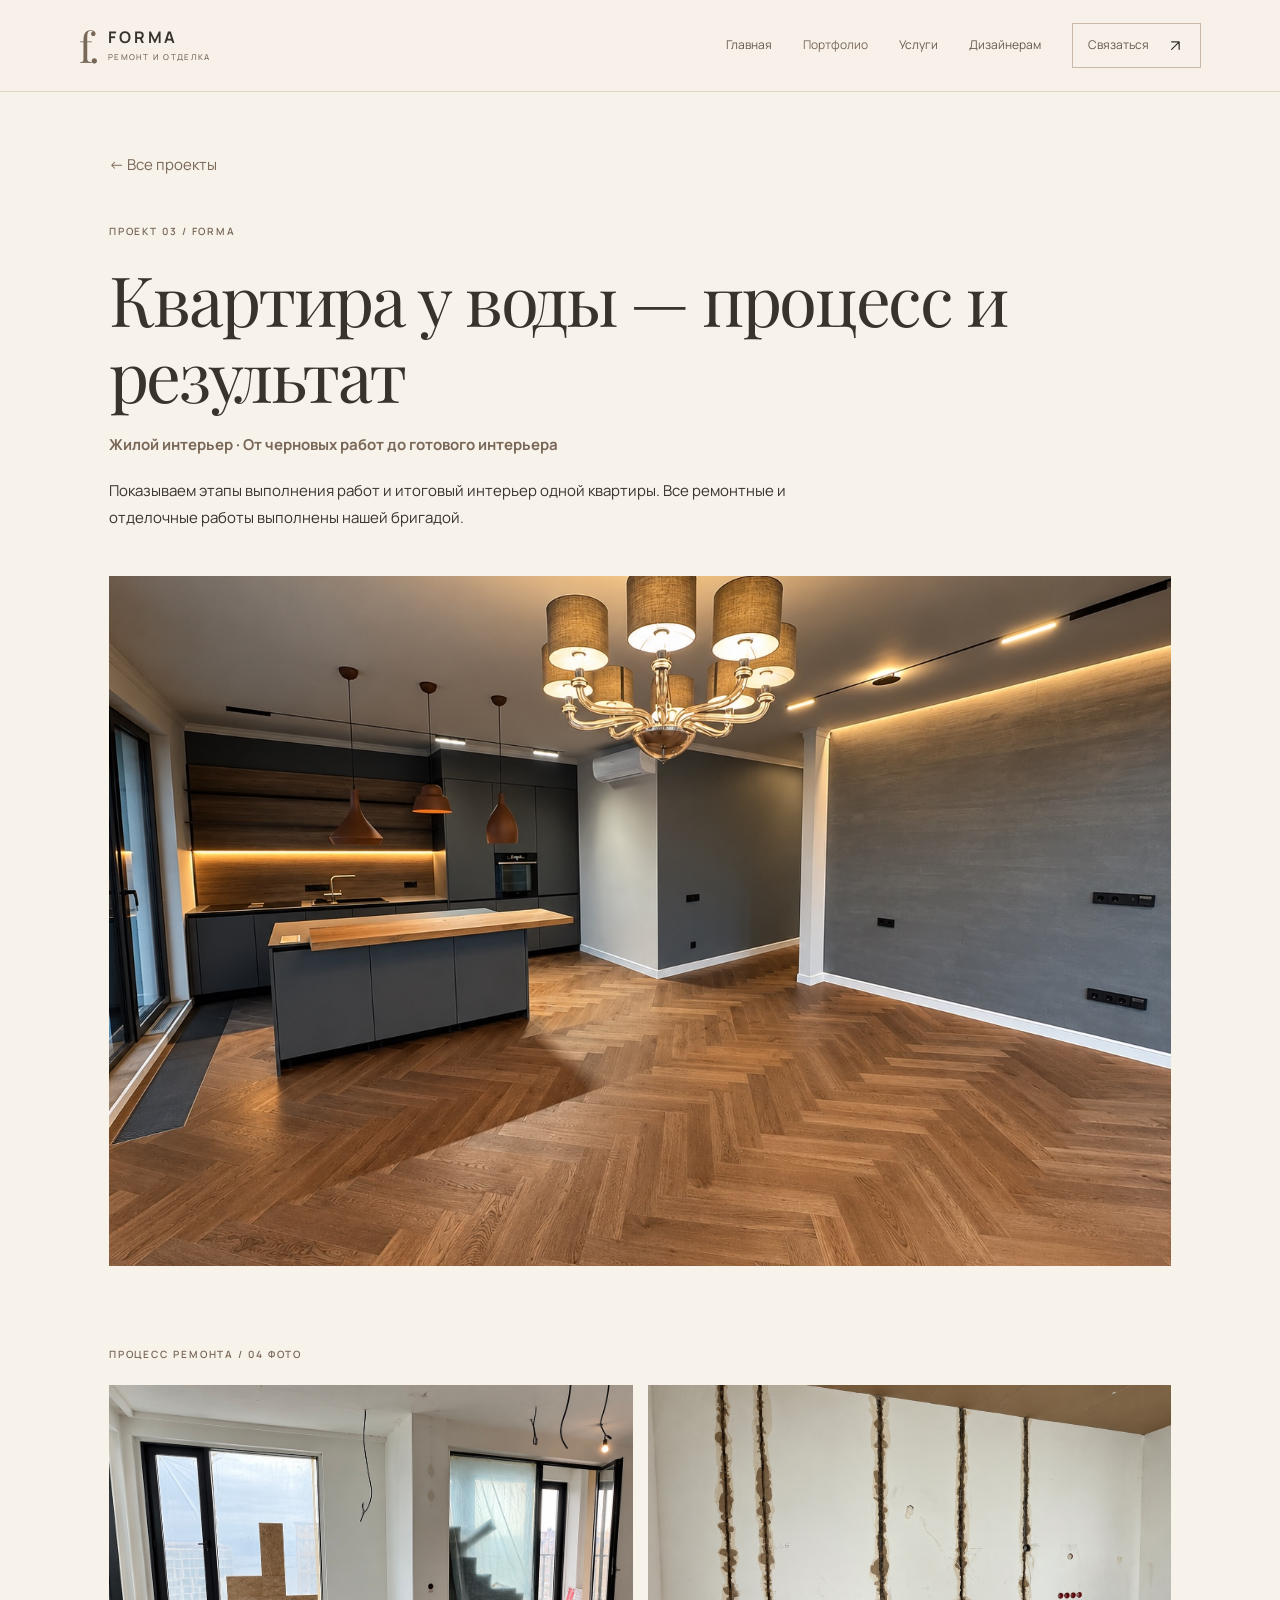
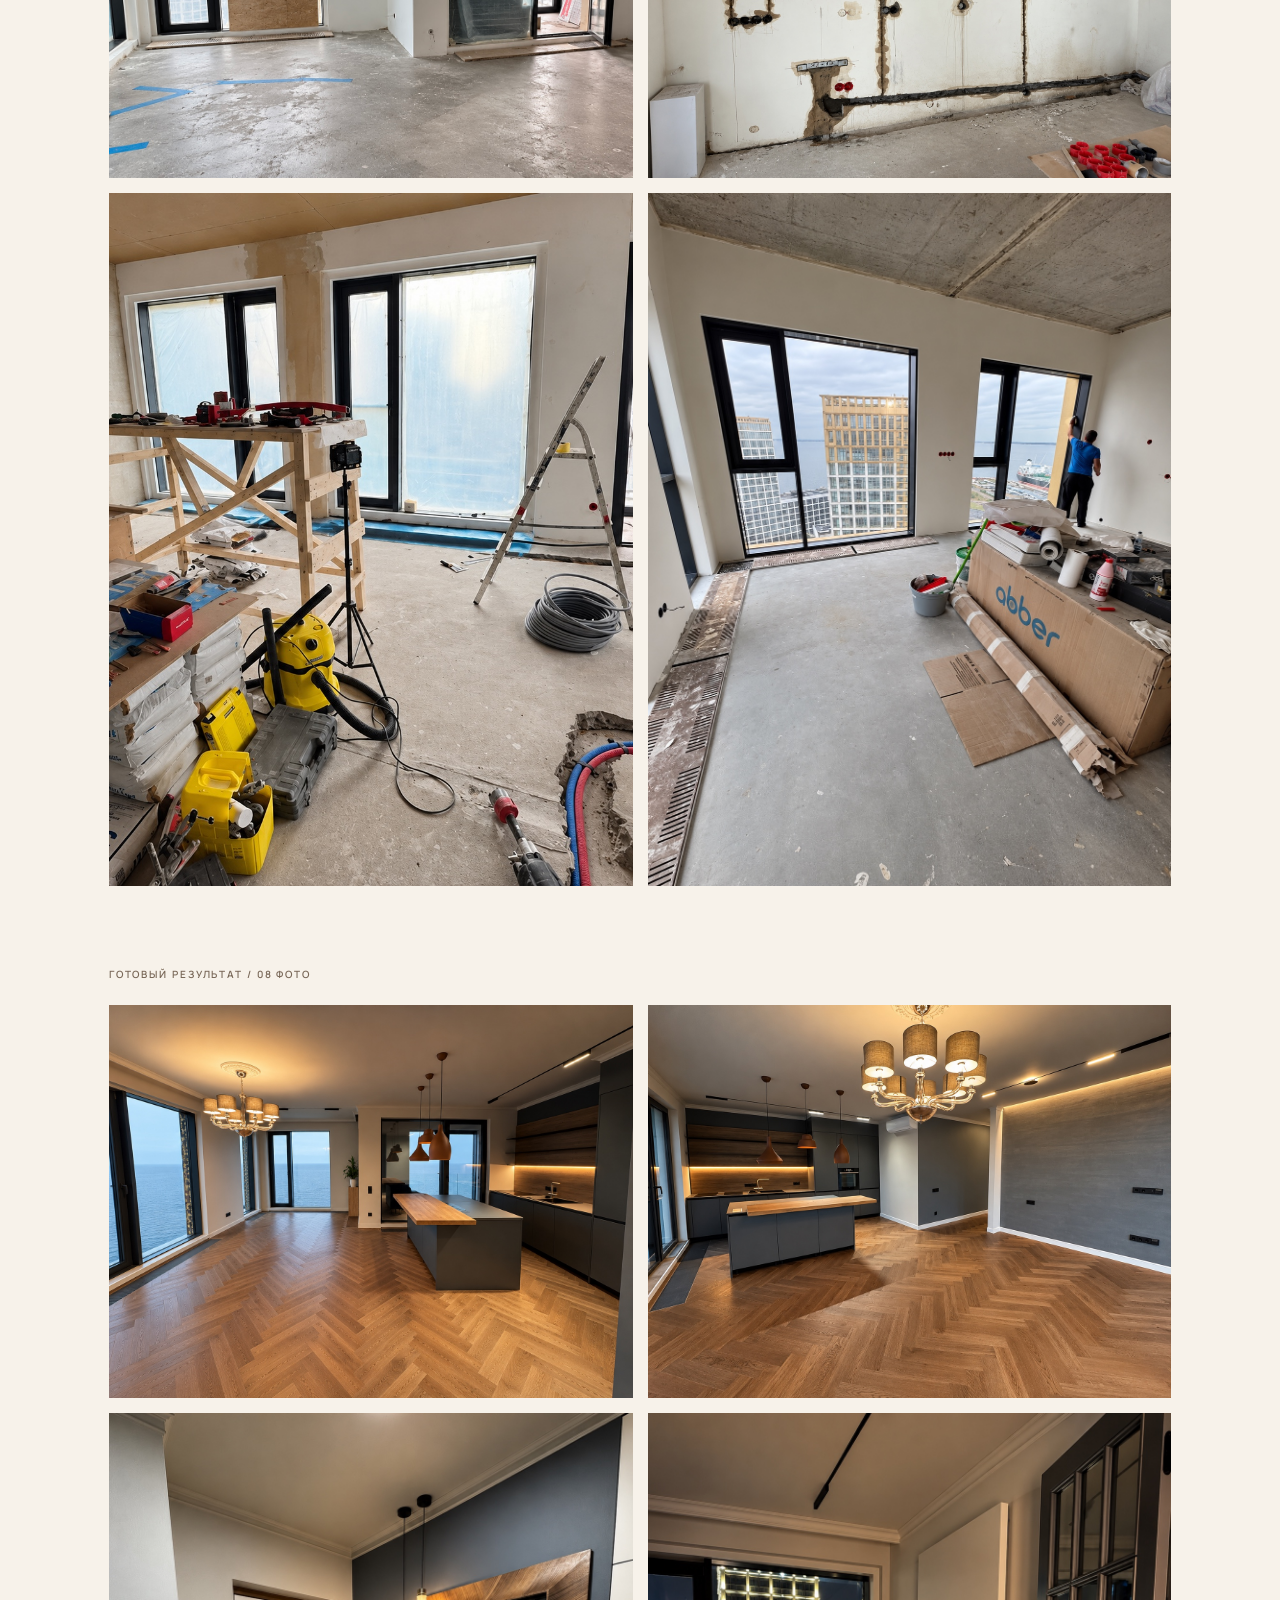
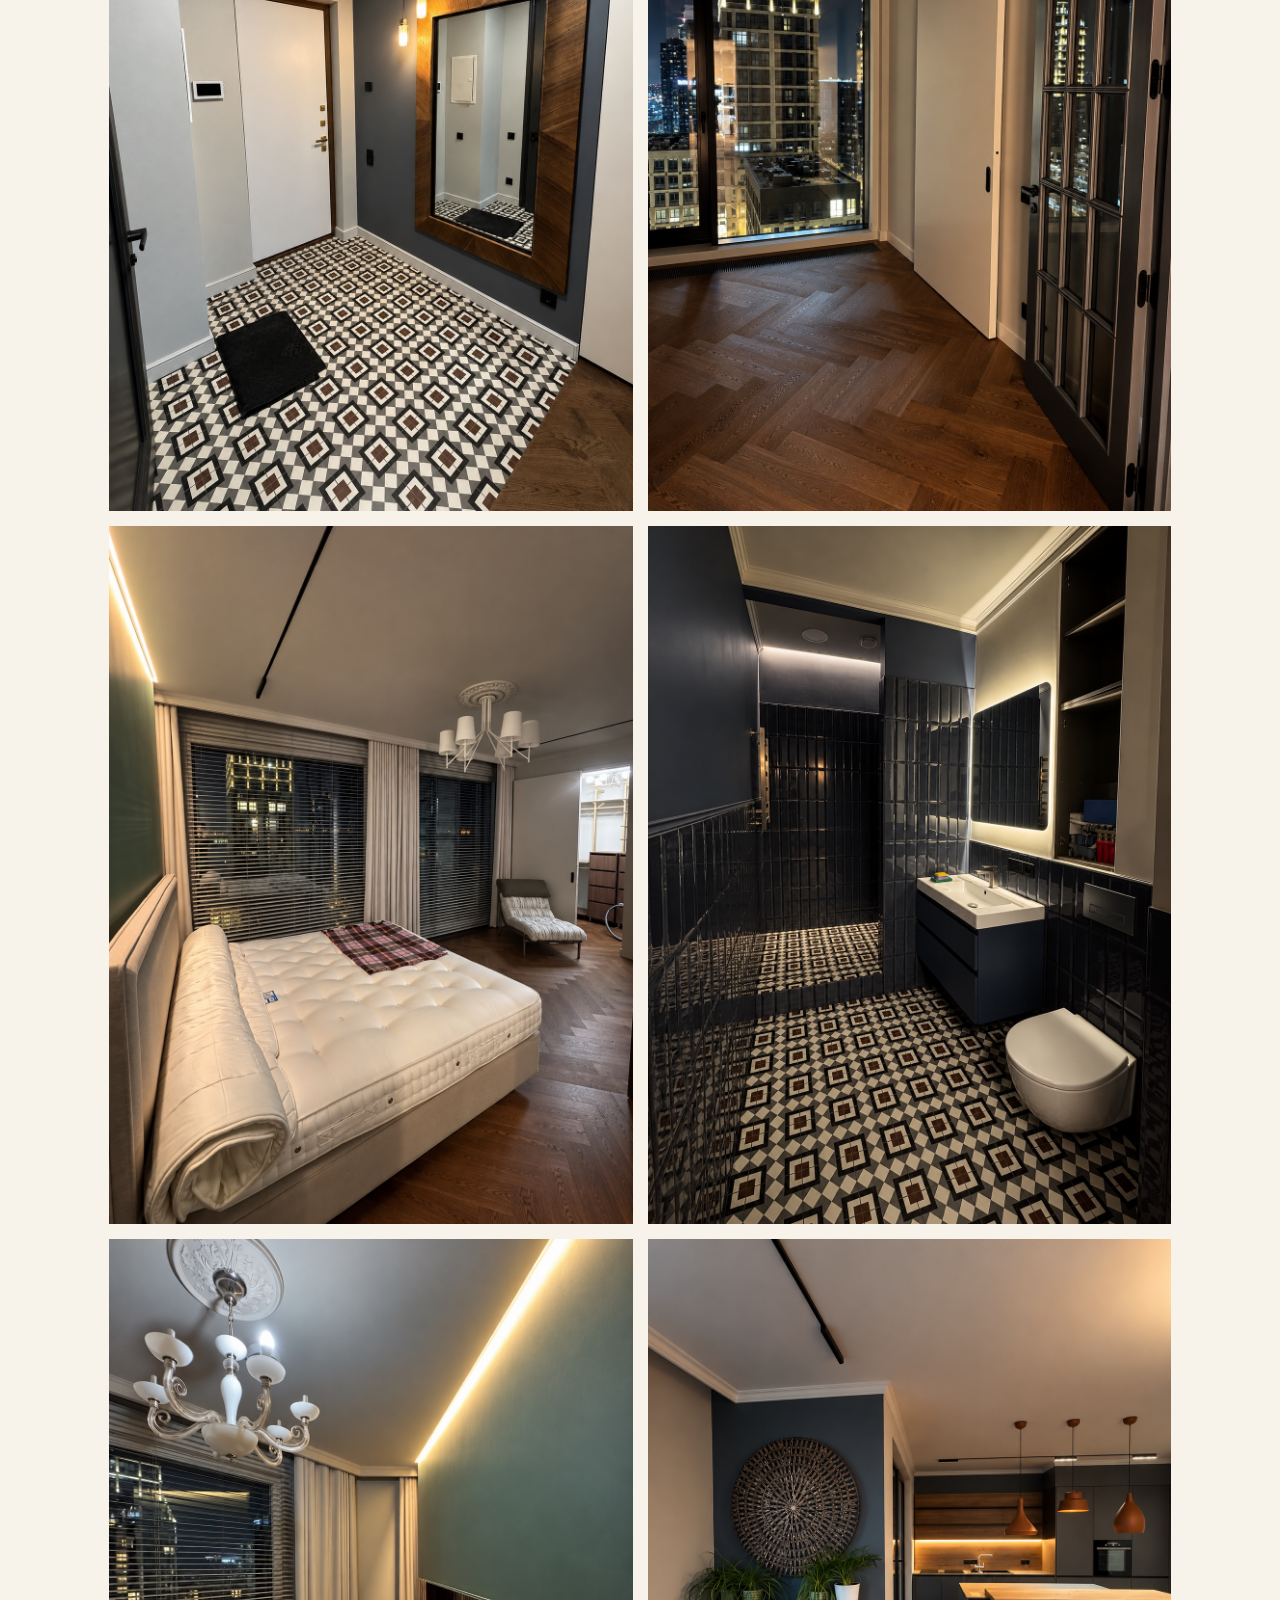
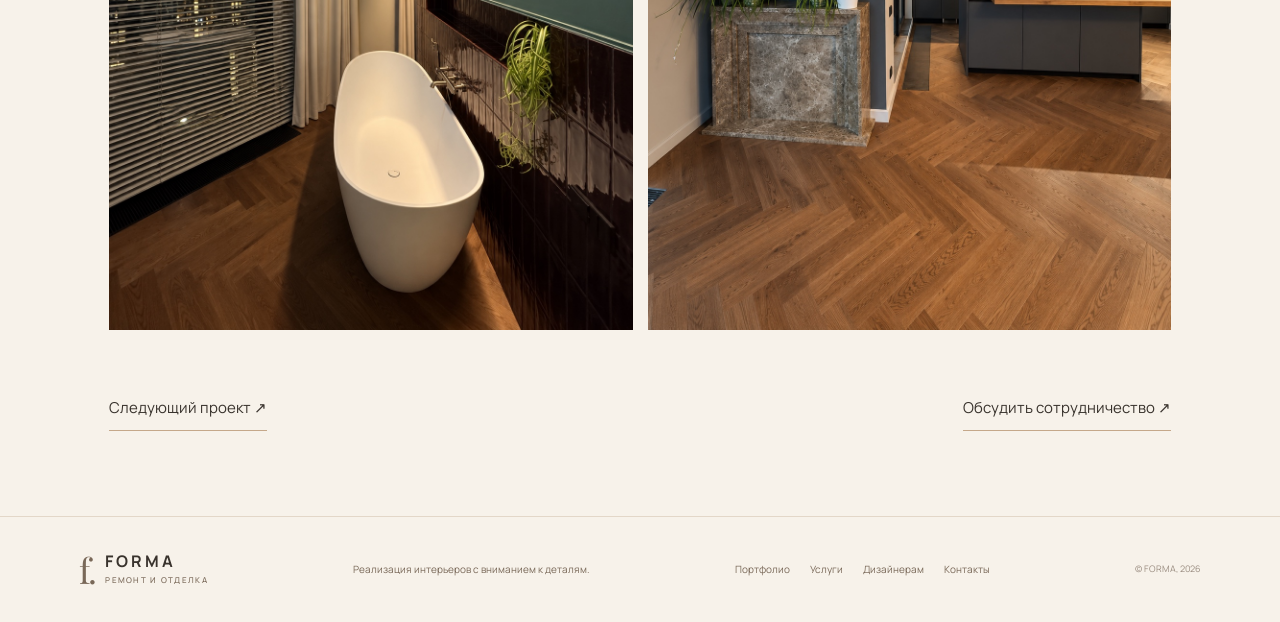
<file: project-3.html>
<!doctype html><html lang="ru"><head><meta charset="utf-8"><meta name="viewport" content="width=device-width, initial-scale=1"><title>Квартира у воды — процесс и результат — FORMA</title><link rel="stylesheet" href="styles.css"></head><body>
<svg xmlns="http://www.w3.org/2000/svg" style="position:absolute;width:0;height:0;overflow:hidden" aria-hidden="true">
<symbol id="icon-menu" viewBox="0 0 24 24"><path d="M4 7h16M4 12h16M4 17h16"/></symbol>
<symbol id="icon-arrow" viewBox="0 0 24 24"><path d="M5 12h13M12 5l7 7-7 7"/></symbol>
<symbol id="icon-external" viewBox="0 0 24 24"><path d="M8 16 17 7M8 7h9v9"/></symbol></svg><header class="site-header"><a class="logo" href="index.html"><span class="logo-mark">f.</span><span>FORMA<small>РЕМОНТ И ОТДЕЛКА</small></span></a><button class="menu-toggle" aria-label="Открыть меню" aria-expanded="false"><svg class="icon-svg" aria-hidden="true"><use href="#icon-menu"></use></svg></button><nav class="nav"><a href="index.html">Главная</a><a class="active" href="portfolio.html">Портфолио</a><a href="services.html">Услуги</a><a href="designers.html">Дизайнерам</a><a class="nav-contact" href="contacts.html">Связаться <span class="icon-inline" aria-hidden="true"><svg class="icon-svg"><use href="#icon-external"></use></svg></span></a></nav></header><main><section class="project-hero section-wrap"><a href="portfolio.html" class="back-link">← Все проекты</a><div class="section-kicker">ПРОЕКТ 03 / FORMA</div><h1>Квартира у воды — процесс и результат</h1><p class="project-sub">Жилой интерьер · От черновых работ до готового интерьера</p><p class="project-description">Показываем этапы выполнения работ и итоговый интерьер одной квартиры. Все ремонтные и отделочные работы выполнены нашей бригадой.</p><img class="project-cover" src="images/project-3/06.jpg" alt="Квартира у воды — процесс и результат"></section><section class="project-section section-wrap"><div class="section-kicker">ПРОЦЕСС РЕМОНТА / 04 ФОТО</div><div class="project-gallery"><a href="images/project-3/01.jpg" target="_blank" class="gallery-tile" aria-label="Открыть фотографию 1"><img loading="lazy" src="images/project-3/01.jpg" alt="Квартира у воды — процесс и результат: процесс ремонта, фото 1"></a><a href="images/project-3/02.jpg" target="_blank" class="gallery-tile" aria-label="Открыть фотографию 2"><img loading="lazy" src="images/project-3/02.jpg" alt="Квартира у воды — процесс и результат: процесс ремонта, фото 2"></a><a href="images/project-3/03.jpg" target="_blank" class="gallery-tile" aria-label="Открыть фотографию 3"><img loading="lazy" src="images/project-3/03.jpg" alt="Квартира у воды — процесс и результат: процесс ремонта, фото 3"></a><a href="images/project-3/04.jpg" target="_blank" class="gallery-tile" aria-label="Открыть фотографию 4"><img loading="lazy" src="images/project-3/04.jpg" alt="Квартира у воды — процесс и результат: процесс ремонта, фото 4"></a></div></section><section class="project-section section-wrap"><div class="section-kicker">ГОТОВЫЙ РЕЗУЛЬТАТ / 08 ФОТО</div><div class="project-gallery"><a href="images/project-3/05.jpg" target="_blank" class="gallery-tile" aria-label="Открыть фотографию 5"><img loading="lazy" src="images/project-3/05.jpg" alt="Квартира у воды — процесс и результат: готовый результат, фото 5"></a><a href="images/project-3/06.jpg" target="_blank" class="gallery-tile" aria-label="Открыть фотографию 6"><img loading="lazy" src="images/project-3/06.jpg" alt="Квартира у воды — процесс и результат: готовый результат, фото 6"></a><a href="images/project-3/07.jpg" target="_blank" class="gallery-tile" aria-label="Открыть фотографию 7"><img loading="lazy" src="images/project-3/07.jpg" alt="Квартира у воды — процесс и результат: готовый результат, фото 7"></a><a href="images/project-3/08.jpg" target="_blank" class="gallery-tile" aria-label="Открыть фотографию 8"><img loading="lazy" src="images/project-3/08.jpg" alt="Квартира у воды — процесс и результат: готовый результат, фото 8"></a><a href="images/project-3/09.jpg" target="_blank" class="gallery-tile" aria-label="Открыть фотографию 9"><img loading="lazy" src="images/project-3/09.jpg" alt="Квартира у воды — процесс и результат: готовый результат, фото 9"></a><a href="images/project-3/10.jpg" target="_blank" class="gallery-tile" aria-label="Открыть фотографию 10"><img loading="lazy" src="images/project-3/10.jpg" alt="Квартира у воды — процесс и результат: готовый результат, фото 10"></a><a href="images/project-3/11.jpg" target="_blank" class="gallery-tile" aria-label="Открыть фотографию 11"><img loading="lazy" src="images/project-3/11.jpg" alt="Квартира у воды — процесс и результат: готовый результат, фото 11"></a><a href="images/project-3/12.jpg" target="_blank" class="gallery-tile" aria-label="Открыть фотографию 12"><img loading="lazy" src="images/project-3/12.jpg" alt="Квартира у воды — процесс и результат: готовый результат, фото 12"></a></div></section><nav class="project-next section-wrap"><a href="project-1.html">Следующий проект <span>↗</span></a><a href="contacts.html">Обсудить сотрудничество ↗</a></nav></main><footer class="site-footer"><a class="logo logo-footer" href="index.html"><span class="logo-mark">f.</span><span>FORMA<small>РЕМОНТ И ОТДЕЛКА</small></span></a><p>Реализация интерьеров с вниманием к деталям.</p><div class="footer-links"><a href="portfolio.html">Портфолио</a><a href="services.html">Услуги</a><a href="designers.html">Дизайнерам</a><a href="contacts.html">Контакты</a></div><span class="copyright">© FORMA, 2026</span></footer><script src="script.js"></script></body></html>
</file>
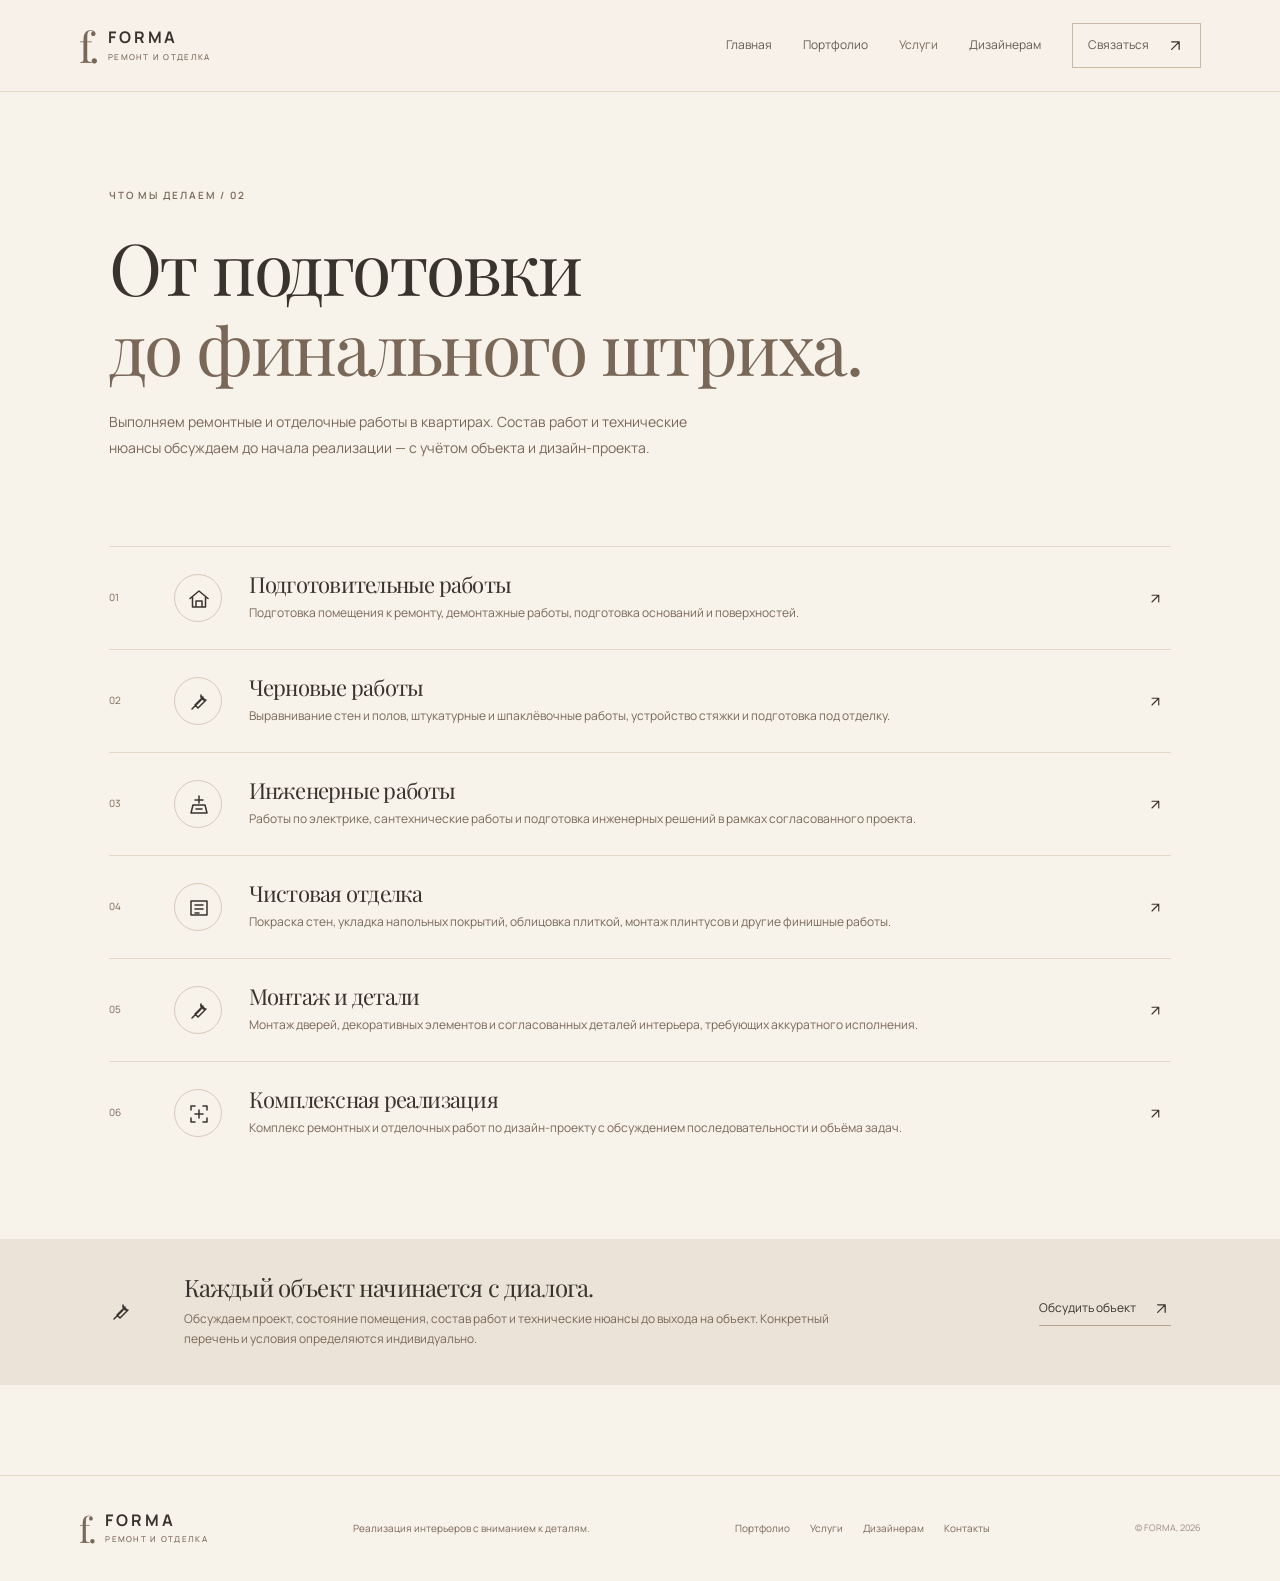
<file: services.html>
<!doctype html><html lang="ru"><head><meta charset="utf-8"><meta name="viewport" content="width=device-width, initial-scale=1"><title>Услуги — Forma</title><link rel="stylesheet" href="styles.css"></head><body>
<svg xmlns="http://www.w3.org/2000/svg" style="position:absolute;width:0;height:0;overflow:hidden" aria-hidden="true">
<symbol id="icon-menu" viewBox="0 0 24 24"><path d="M4 7h16M4 12h16M4 17h16"/></symbol>
<symbol id="icon-arrow" viewBox="0 0 24 24"><path d="M5 12h13M12 5l7 7-7 7"/></symbol>
<symbol id="icon-external" viewBox="0 0 24 24"><path d="M8 16 17 7M8 7h9v9"/></symbol></svg><header class="site-header"><a class="logo" href="index.html"><span class="logo-mark">f.</span><span>FORMA<small>РЕМОНТ И ОТДЕЛКА</small></span></a><button class="menu-toggle" aria-label="Открыть меню" aria-expanded="false"><svg class="icon-svg" aria-hidden="true"><use href="#icon-menu"></use></svg></button><nav class="nav"><a href="index.html">Главная</a><a href="portfolio.html">Портфолио</a><a class="active" href="services.html">Услуги</a><a href="designers.html">Дизайнерам</a><a class="nav-contact" href="contacts.html">Связаться <span class="icon-inline" aria-hidden="true"><svg class="icon-svg"><use href="#icon-external"></use></svg></span></a></nav></header><main><section class="page-hero section-wrap"><div class="section-kicker">ЧТО МЫ ДЕЛАЕМ / 02</div><h1>От подготовки<br><span>до финального штриха.</span></h1><p>Выполняем ремонтные и отделочные работы в квартирах. Состав работ и технические нюансы обсуждаем до начала реализации — с учётом объекта и дизайн-проекта.</p></section><section class="services-list section-wrap"><article class="service-row"><span class="service-number">01</span><div class="service-icon"><svg class="icon-svg" aria-hidden="true"><path d="M3 11.5 12 4l9 7.5M5.5 10v10h13V10M9 20v-6h6v6"/></svg></div><div><h2>Подготовительные работы</h2><p>Подготовка помещения к ремонту, демонтажные работы, подготовка оснований и поверхностей.</p></div><span class="service-arrow"><svg class="icon-svg" aria-hidden="true"><use href="#icon-external"></use></svg></span></article><article class="service-row"><span class="service-number">02</span><div class="service-icon"><svg class="icon-svg" aria-hidden="true"><path d="m14 6 4 4M5 19l8.8-8.8M14 5a4 4 0 0 0 5 5l-8 8-3-3 8-8"/></svg></div><div><h2>Черновые работы</h2><p>Выравнивание стен и полов, штукатурные и шпаклёвочные работы, устройство стяжки и подготовка под отделку.</p></div><span class="service-arrow"><svg class="icon-svg" aria-hidden="true"><use href="#icon-external"></use></svg></span></article><article class="service-row"><span class="service-number">03</span><div class="service-icon"><svg class="icon-svg" aria-hidden="true"><path d="M12 3v7M8 7h8M6 12h12l2 8H4zM9 16h6"/></svg></div><div><h2>Инженерные работы</h2><p>Работы по электрике, сантехнические работы и подготовка инженерных решений в рамках согласованного проекта.</p></div><span class="service-arrow"><svg class="icon-svg" aria-hidden="true"><use href="#icon-external"></use></svg></span></article><article class="service-row"><span class="service-number">04</span><div class="service-icon"><svg class="icon-svg" aria-hidden="true"><path d="M4 5h16v14H4zM8 9h8M8 13h8M8 17h4"/></svg></div><div><h2>Чистовая отделка</h2><p>Покраска стен, укладка напольных покрытий, облицовка плиткой, монтаж плинтусов и другие финишные работы.</p></div><span class="service-arrow"><svg class="icon-svg" aria-hidden="true"><use href="#icon-external"></use></svg></span></article><article class="service-row"><span class="service-number">05</span><div class="service-icon"><svg class="icon-svg" aria-hidden="true"><path d="m14 6 4 4M5 19l8.8-8.8M14 5a4 4 0 0 0 5 5l-8 8-3-3 8-8"/></svg></div><div><h2>Монтаж и детали</h2><p>Монтаж дверей, декоративных элементов и согласованных деталей интерьера, требующих аккуратного исполнения.</p></div><span class="service-arrow"><svg class="icon-svg" aria-hidden="true"><use href="#icon-external"></use></svg></span></article><article class="service-row"><span class="service-number">06</span><div class="service-icon"><svg class="icon-svg" aria-hidden="true"><path d="M4 8V4h4M16 4h4v4M20 16v4h-4M8 20H4v-4M8 12h8M12 8v8"/></svg></div><div><h2>Комплексная реализация</h2><p>Комплекс ремонтных и отделочных работ по дизайн-проекту с обсуждением последовательности и объёма задач.</p></div><span class="service-arrow"><svg class="icon-svg" aria-hidden="true"><use href="#icon-external"></use></svg></span></article></section><section class="service-note section-wrap"><span class="note-star"><svg class="icon-svg" aria-hidden="true"><path d="m14 6 4 4M5 19l8.8-8.8M14 5a4 4 0 0 0 5 5l-8 8-3-3 8-8"/></svg></span><div><h2>Каждый объект начинается с диалога.</h2><p>Обсуждаем проект, состояние помещения, состав работ и технические нюансы до выхода на объект. Конкретный перечень и условия определяются индивидуально.</p></div><a class="underlined-link" href="contacts.html">Обсудить объект <span class="icon-inline" aria-hidden="true"><svg class="icon-svg"><use href="#icon-external"></use></svg></span></a></section></main><footer class="site-footer"><a class="logo logo-footer" href="index.html"><span class="logo-mark">f.</span><span>FORMA<small>РЕМОНТ И ОТДЕЛКА</small></span></a><p>Реализация интерьеров с вниманием к деталям.</p><div class="footer-links"><a href="portfolio.html">Портфолио</a><a href="services.html">Услуги</a><a href="designers.html">Дизайнерам</a><a href="contacts.html">Контакты</a></div><span class="copyright">© FORMA, 2026</span></footer><script src="script.js"></script></body></html>
</file>
<file: styles.css>
@import url('https://fonts.googleapis.com/css2?family=Manrope:wght@400;500;600;700;800&family=Playfair+Display:wght@400;500;600&display=swap');
:root{--cream:#F7F2EA;--paper:#FFFCF7;--coffee:#39332D;--brown:#796858;--taupe:#C5A88A;--line:#E3D7C8;--ink:#39332D;--muted:#796858;--sand:#E8D9C7}*{box-sizing:border-box}html{scroll-behavior:smooth}body{margin:0;background:var(--cream);color:var(--ink);font-family:'Manrope',sans-serif;font-size:15px;line-height:1.7}a{color:inherit;text-decoration:none}.site-header{height:92px;padding:0 6.2%;display:flex;align-items:center;justify-content:space-between;border-bottom:1px solid var(--line);background:rgba(247,242,234,.96);position:relative;z-index:10}.logo{display:flex;align-items:center;gap:12px;font-size:16px;font-weight:700;letter-spacing:.18em;line-height:1.1}.logo-mark{font-family:'Manrope',sans-serif;font-size:42px;letter-spacing:-.1em;font-weight:400;color:var(--brown);line-height:1}.logo small{display:block;font-size:8px;letter-spacing:.16em;color:var(--muted);font-weight:500;margin-top:6px}.nav{display:flex;align-items:center;gap:31px;font-size:12px;color:#665a50}.nav a{transition:color .2s}.nav a:hover,.nav a.active{color:var(--brown)}.nav-contact{border:1px solid #c9b9a9;padding:11px 15px}.nav-contact span{margin-left:14px}.menu-toggle{display:none;background:none;border:0;font-size:25px;color:var(--coffee)}.hero{min-height:620px;padding:70px 8.5% 55px;display:grid;grid-template-columns:1fr 1fr;gap:7%;align-items:center}.eyebrow,.section-kicker{font-size:10px;letter-spacing:.19em;color:var(--brown);font-weight:600}.eyebrow{display:flex;align-items:center;gap:10px}.eyebrow span{width:23px;height:1px;background:var(--brown)}h1,h2,h3,p{margin-top:0}h1,h2{font-family:'Playfair Display',serif;font-weight:400;letter-spacing:-.035em;line-height:1.12}h1{font-size:clamp(48px,5.4vw,77px);margin:24px 0}h1 em,h2 em,h1 span,h2 span,.contact-value em{font-family:'Playfair Display',serif;font-weight:400;font-style:normal;color:var(--brown)}h2{font-size:clamp(34px,4vw,53px);margin:18px 0 25px}h3{font-size:17px;font-weight:500;margin-bottom:5px;letter-spacing:-.02em}.hero-copy{padding:0 0 12px}.hero-text{max-width:440px;color:var(--muted);font-size:14px;line-height:1.9}.hero-actions{display:flex;align-items:center;gap:25px;flex-wrap:wrap;margin-top:31px}.button{display:inline-flex;align-items:center;gap:24px;padding:16px 20px;font-size:11px;letter-spacing:.025em;transition:transform .2s,background .2s}.button:hover{transform:translateY(-2px)}.button span{font-size:16px}.button-dark{background:var(--coffee);color:#F7F2EA}.button-dark:hover{background:#2E2924}.button-light{background:var(--paper);color:var(--coffee)}.text-link,.underlined-link{font-size:12px;border-bottom:1px solid #b8a391;padding-bottom:6px}.text-link span,.underlined-link span{padding-left:13px;color:var(--brown)}.hero-note{display:flex;align-items:center;gap:13px;margin-top:48px;color:var(--muted);font-size:10px;line-height:1.6}.note-line{height:1px;width:36px;background:var(--taupe)}.hero-visual{position:relative;padding:0 0 35px 25px}.visual-image{height:435px}.image-placeholder{background:linear-gradient(145deg,#e6ddd1,#d2c1ae 55%,#b6a18d);display:flex;align-items:center;justify-content:center;flex-direction:column;gap:9px;text-align:center;color:#725d4c;position:relative;overflow:hidden}.image-placeholder:before,.image-placeholder:after{content:"";position:absolute;border:1px solid rgba(255,255,255,.38);transform:rotate(-15deg);width:65%;height:120%;left:18%;top:-10%}.image-placeholder:after{width:40%;height:90%;left:30%;top:5%;border-color:rgba(95,70,52,.16)}.image-placeholder>*{position:relative;z-index:1}.image-placeholder>span:not(.placeholder-icon){font-size:10px;letter-spacing:.18em;font-weight:600}.image-placeholder small{font-size:10px;opacity:.8}.placeholder-icon{font-size:37px}.icon-svg{width:20px;height:20px;display:block;fill:none;stroke:currentColor;stroke-width:1.5;stroke-linecap:round;stroke-linejoin:round}.icon-inline{display:inline-flex;vertical-align:middle;align-items:center;justify-content:center}.feature-symbol .icon-svg{width:30px;height:30px}.service-icon .icon-svg,.partner-icon .icon-svg{width:22px;height:22px}.service-arrow .icon-svg,.partner-item>.icon-inline .icon-svg,.project-meta>.icon-inline .icon-svg{width:18px;height:18px}.note-star .icon-svg{width:30px;height:30px}.placeholder-icon .icon-svg{width:38px;height:38px}.visual-caption{display:flex;justify-content:space-between;padding:15px 0;color:var(--muted);font-size:10px}.circle-stamp{position:absolute;right:-18px;top:25px;border-radius:50%;width:100px;height:100px;background:var(--paper);box-shadow:0 6px 30px #59422b15;display:flex;align-items:center;justify-content:center;flex-direction:column;text-align:center;font-size:8px;letter-spacing:.13em;line-height:1.7;color:var(--brown);transform:rotate(8deg)}.circle-stamp b{font-size:17px;font-weight:400}.section-wrap{padding-left:8.5%;padding-right:8.5%}.intro{padding-top:110px;padding-bottom:105px;border-top:1px solid var(--line)}.intro-content{display:grid;grid-template-columns:1fr .75fr;gap:13%;margin-top:25px}.intro-content h2{margin-top:0}.intro-content p{font-size:13px;color:var(--muted);line-height:1.9}.intro-content .underlined-link{display:inline-block;margin-top:13px}.feature-band{background:#E8D9C7;display:grid;grid-template-columns:repeat(4,1fr);padding:35px 8.5%;gap:25px}.feature-band>div{border-right:1px solid #D4C1AC;padding:0 20px;display:flex;align-items:center;gap:17px}.feature-band>div:first-child{padding-left:0}.feature-band>div:last-child{border:0}.feature-symbol{font-family:'Manrope',sans-serif;font-size:31px;color:var(--brown)}.feature-band p{font-size:11px;line-height:1.6;margin:0;color:#5e4c3f}.preview-section{padding-top:105px;padding-bottom:110px}.section-heading{display:flex;justify-content:space-between;align-items:end;margin-bottom:35px}.section-heading h2{margin-bottom:0}.section-heading>.underlined-link{margin-bottom:8px}.project-grid{display:grid;grid-template-columns:1.15fr .85fr;gap:25px}.project-image{height:300px}.project-large .project-image{height:365px}.project-meta,.portfolio-caption{display:flex;justify-content:space-between;align-items:flex-start;padding:17px 0;border-bottom:1px solid var(--line)}.project-meta p,.portfolio-caption p{font-size:11px;color:var(--muted);margin:0}.project-meta>span{font-size:20px;color:var(--brown)}.designer-cta{background:var(--coffee);color:#fff8ef;padding:75px 13%;display:grid;grid-template-columns:150px 1fr;gap:40px;align-items:center}.designer-cta .section-kicker{color:#d4bda7}.designer-cta h2{font-size:clamp(34px,4vw,49px)}.designer-cta h2 em{color:#d4bda7}.designer-cta p{color:#d6c8bb;font-size:13px;max-width:470px;margin-bottom:25px}.cta-orbit{width:125px;height:125px;border:1px solid #a88f79;border-radius:50%;display:grid;place-items:center;font-family:'Manrope',sans-serif;font-size:70px;color:#d4bda7}.contact-strip{display:flex;justify-content:space-between;align-items:center;padding-top:85px;padding-bottom:85px}.contact-strip h2{margin-bottom:0}.site-footer{padding:35px 6.2%;border-top:1px solid var(--line);display:flex;align-items:center;justify-content:space-between;gap:25px;flex-wrap:wrap}.logo-footer .logo-mark{font-size:35px}.site-footer>p{font-size:10px;color:var(--muted);margin:0}.footer-links{display:flex;gap:20px;font-size:10px;color:var(--muted)}.copyright{font-size:9px;color:#9a8d81}.page-hero{padding-top:95px;padding-bottom:70px}.page-hero h1{font-size:clamp(46px,5.6vw,72px);margin:22px 0}.page-hero>p{max-width:590px;color:var(--muted);font-size:14px;line-height:1.9}.portfolio-grid{display:grid;grid-template-columns:1fr 1fr;gap:40px 25px;padding-bottom:100px}.portfolio-photo{height:350px}.portfolio-item:nth-child(2n) .portfolio-photo{background:linear-gradient(145deg,#ddd4c8,#c3b09c 55%,#a58f7a)}.portfolio-item:nth-child(3n) .portfolio-photo{background:linear-gradient(145deg,#e9e1d7,#d5c3b0 55%,#c0a58c)}.portfolio-caption{align-items:center}.portfolio-caption>span{font-family:'Manrope',sans-serif;font-size:24px;color:#b7a391}.bottom-cta{padding-top:55px;padding-bottom:70px;border-top:1px solid var(--line);display:flex;align-items:center;justify-content:space-between;gap:25px}.bottom-cta h2{font-size:35px;margin:0}.services-list{padding-bottom:75px}.service-row{display:grid;grid-template-columns:45px 55px 1fr 25px;gap:20px;align-items:center;padding:25px 0;border-top:1px solid var(--line)}.service-number{font-size:10px;color:var(--brown)}.service-icon{width:48px;height:48px;border:1px solid #d9cabc;border-radius:50%;display:grid;place-items:center;font-size:22px;color:var(--brown)}.service-row p{margin:0;color:var(--muted);font-size:12px;max-width:700px}.service-row h2{font-size:22px;margin:0 0 7px}.service-arrow{color:var(--brown);font-size:20px}.service-note{background:#ece3d8;display:grid;grid-template-columns:50px 1fr auto;gap:25px;align-items:center;padding-top:35px;padding-bottom:35px;margin-bottom:90px}.note-star{font-size:34px;color:var(--brown)}.service-note h2{font-size:24px;margin:0 0 8px}.service-note p{font-size:12px;color:var(--muted);max-width:650px;margin:0}.service-note .underlined-link{white-space:nowrap}.designer-page-hero{padding-bottom:95px}.designer-page-hero>p{max-width:650px;margin-bottom:28px}.partner-section{display:grid;grid-template-columns:.7fr 1.3fr;gap:9%;padding-top:65px;padding-bottom:100px;border-top:1px solid var(--line)}.partner-intro h2{font-size:42px}.partner-intro>p{font-size:12px;line-height:1.9;color:var(--muted)}.partner-list{border-top:1px solid var(--line)}.partner-item{display:grid;grid-template-columns:55px 1fr 20px;gap:18px;align-items:start;padding:24px 0;border-bottom:1px solid var(--line)}.partner-icon{width:44px;height:44px;border-radius:50%;display:grid;place-items:center;background:#ece2d7;color:var(--brown);font-size:21px}.partner-item h3{margin:0 0 6px;font-size:16px}.partner-item p{font-size:12px;color:var(--muted);margin:0;line-height:1.8}.partner-item>span{color:var(--brown)}.partner-item .underlined-link{display:inline-block;margin-top:14px}.partner-quote{background:#E8D9C7;text-align:center;padding:65px 15%}.partner-quote>span{font-family:'Manrope',sans-serif;font-size:60px;color:var(--brown);line-height:1}.partner-quote blockquote{font-family:'Manrope',sans-serif;font-size:clamp(25px,3vw,38px);line-height:1.35;margin:15px auto 25px;max-width:750px;color:#5c4839}.partner-quote p{font-size:9px;letter-spacing:.18em;color:var(--brown);margin:0}.contact-page{padding-top:95px;padding-bottom:110px;display:grid;grid-template-columns:1fr .75fr;gap:12%;align-items:center}.contact-page h1{font-size:clamp(55px,6vw,78px);margin:25px 0}.contact-page-copy>p{font-size:13px;max-width:400px;color:var(--muted);line-height:1.9}.contact-details{margin-top:45px;display:grid;gap:24px}.contact-details a{display:grid;gap:5px;width:fit-content}.contact-label{font-size:9px;letter-spacing:.17em;color:var(--brown)}.contact-value{font-size:16px}.contact-card{min-height:370px;background:#e9dfd3;padding:35px;display:flex;flex-direction:column;justify-content:space-between;position:relative;overflow:hidden}.contact-card:after{content:"";position:absolute;width:280px;height:280px;border:1px solid #c7b39f;border-radius:50%;right:-100px;top:80px}.contact-card-symbol{font-family:'Manrope',sans-serif;font-size:75px;color:var(--brown);line-height:1}.contact-card p{font-family:'Manrope',sans-serif;font-size:28px;line-height:1.4;position:relative;z-index:1}.contact-card p em{color:var(--brown)}.card-line{height:1px;background:#cdbdad;width:100%;position:relative;z-index:1}.contact-card-note{font-size:9px;letter-spacing:.16em;color:var(--brown);position:relative;z-index:1}
@media(max-width:900px){.site-header{padding:0 5%;height:78px}.nav{gap:15px}.hero{padding-left:6%;padding-right:6%;gap:4%}.section-wrap{padding-left:6%;padding-right:6%}.feature-band{padding-left:6%;padding-right:6%}.feature-band>div{padding:0 10px;gap:10px}.site-footer{padding-left:5%;padding-right:5%}.nav{font-size:11px}.nav-contact{padding:8px}.partner-section{gap:5%}.contact-page{gap:7%}}
@media(max-width:680px){.site-header{height:75px}.menu-toggle{display:block}.nav{display:none;position:absolute;top:74px;left:0;right:0;background:var(--cream);padding:18px 6% 25px;border-bottom:1px solid var(--line);flex-direction:column;align-items:stretch;gap:0}.nav.open{display:flex}.nav a{padding:13px 0;border-bottom:1px solid var(--line)}.nav .nav-contact{border:0;padding:13px 0}.hero{grid-template-columns:1fr;padding:55px 6% 45px;gap:35px}.hero h1{font-size:55px}.hero-visual{padding-left:0;padding-right:8px}.visual-image{height:340px}.circle-stamp{right:-4px}.intro{padding-top:65px;padding-bottom:65px}.intro-content{grid-template-columns:1fr;gap:10px}.feature-band{grid-template-columns:1fr 1fr;gap:25px;padding-top:30px;padding-bottom:30px}.feature-band>div{border:0;padding:0!important}.preview-section{padding-top:65px;padding-bottom:65px}.section-heading{align-items:start;gap:20px;flex-direction:column}.project-grid{grid-template-columns:1fr;gap:30px}.project-image,.project-large .project-image{height:280px}.designer-cta{padding:55px 7%;grid-template-columns:1fr;gap:25px}.cta-orbit{width:85px;height:85px;font-size:50px}.contact-strip{padding-top:60px;padding-bottom:60px;align-items:flex-start;flex-direction:column}.site-footer{align-items:flex-start;flex-direction:column;gap:17px;padding-top:30px;padding-bottom:30px}.footer-links{flex-wrap:wrap}.page-hero{padding-top:65px;padding-bottom:45px}.page-hero h1{font-size:48px}.portfolio-grid{grid-template-columns:1fr;padding-bottom:60px;gap:30px}.portfolio-photo{height:290px}.bottom-cta{align-items:flex-start;flex-direction:column;padding-top:40px;padding-bottom:50px}.bottom-cta h2{font-size:29px}.service-row{grid-template-columns:28px 43px 1fr;gap:12px;padding:22px 0}.service-icon{width:40px;height:40px;font-size:18px}.service-row h2{font-size:18px}.service-row p{font-size:11px}.service-arrow{display:none}.service-note{grid-template-columns:35px 1fr;gap:14px;margin-bottom:60px}.service-note .underlined-link{grid-column:2;width:fit-content}.service-note h2{font-size:20px}.partner-section{grid-template-columns:1fr;gap:25px;padding-top:50px;padding-bottom:60px}.partner-intro h2{font-size:37px}.partner-item{grid-template-columns:45px 1fr 15px;gap:12px}.partner-icon{width:38px;height:38px}.partner-quote{padding:50px 7%}.contact-page{grid-template-columns:1fr;padding-top:65px;padding-bottom:65px;gap:45px}.contact-page h1{font-size:60px}.contact-card{min-height:300px}.hero-actions{gap:18px}.button{padding:14px 15px}.logo{font-size:14px}}

/* Общие настройки типографики: без курсива, тёплая нейтральная палитра */
html, body, body * { font-style: normal; }

.icon-svg{display:inline-block;width:20px;height:20px;vertical-align:middle;color:var(--coffee);fill:none}
.icon-inline{display:inline-flex;align-items:center;justify-content:center}
.menu-toggle .icon-svg{width:24px;height:24px}
.feature-symbol,.partner-icon,.service-icon{color:var(--coffee)}

/* FORMA typography and icon consistency */
html,body,body *{font-style:normal}
.logo-mark,.cta-orbit,.contact-card-symbol{font-family:'Playfair Display',serif}

/* FORMA: project portfolio */
.works-grid{display:grid;grid-template-columns:repeat(2,minmax(0,1fr));gap:54px 28px;padding-bottom:100px}
.work-card{color:inherit;text-decoration:none;display:block}.work-card:first-child{grid-column:span 2}.work-image{position:relative;overflow:hidden;background:#e8d9c7;aspect-ratio:1.34}.work-card:first-child .work-image{aspect-ratio:2.05}.work-image img{display:block;width:100%;height:100%;object-fit:cover;transition:transform .5s}.work-card:hover img{transform:scale(1.025)}.work-open{position:absolute;right:18px;bottom:18px;background:#f7f2ea;padding:12px 18px;font-size:13px;color:#39332d}.work-info{padding:20px 2px}.work-index{font-size:11px;letter-spacing:.17em;color:#796858}.work-info h2{font-size:clamp(23px,2.6vw,35px);line-height:1.2;margin:10px 0}.work-info p{color:#796858;margin:0}.project-hero{padding-top:60px}.back-link{display:inline-block;margin-bottom:45px;color:#796858;text-decoration:none}.project-hero h1{max-width:900px;line-height:1.1;margin:20px 0}.project-sub{font-weight:700;color:#796858}.project-description{max-width:690px;line-height:1.8;margin:20px 0 45px}.project-cover{width:100%;max-height:690px;object-fit:cover;display:block}.project-section{padding-top:80px}.project-section .section-kicker{margin-bottom:22px}.project-gallery{display:grid;grid-template-columns:repeat(2,minmax(0,1fr));gap:15px}.gallery-tile{display:block;overflow:hidden;background:#e8d9c7}.gallery-tile img{width:100%;height:100%;max-height:720px;min-height:250px;object-fit:cover;display:block;transition:transform .3s}.gallery-tile:hover img{transform:scale(1.015)}.project-next{display:flex;justify-content:space-between;gap:20px;padding-top:65px;padding-bottom:85px}.project-next a{color:#39332d;text-decoration:none;border-bottom:1px solid #c5a88a;padding-bottom:9px}@media(max-width:700px){.works-grid{grid-template-columns:1fr;gap:28px}.work-card:first-child{grid-column:auto}.work-card:first-child .work-image,.work-image{aspect-ratio:1.12}.project-gallery{grid-template-columns:1fr}.gallery-tile img{max-height:none;min-height:0;height:auto}.project-next{flex-direction:column}.project-hero{padding-top:28px}}
</file>
